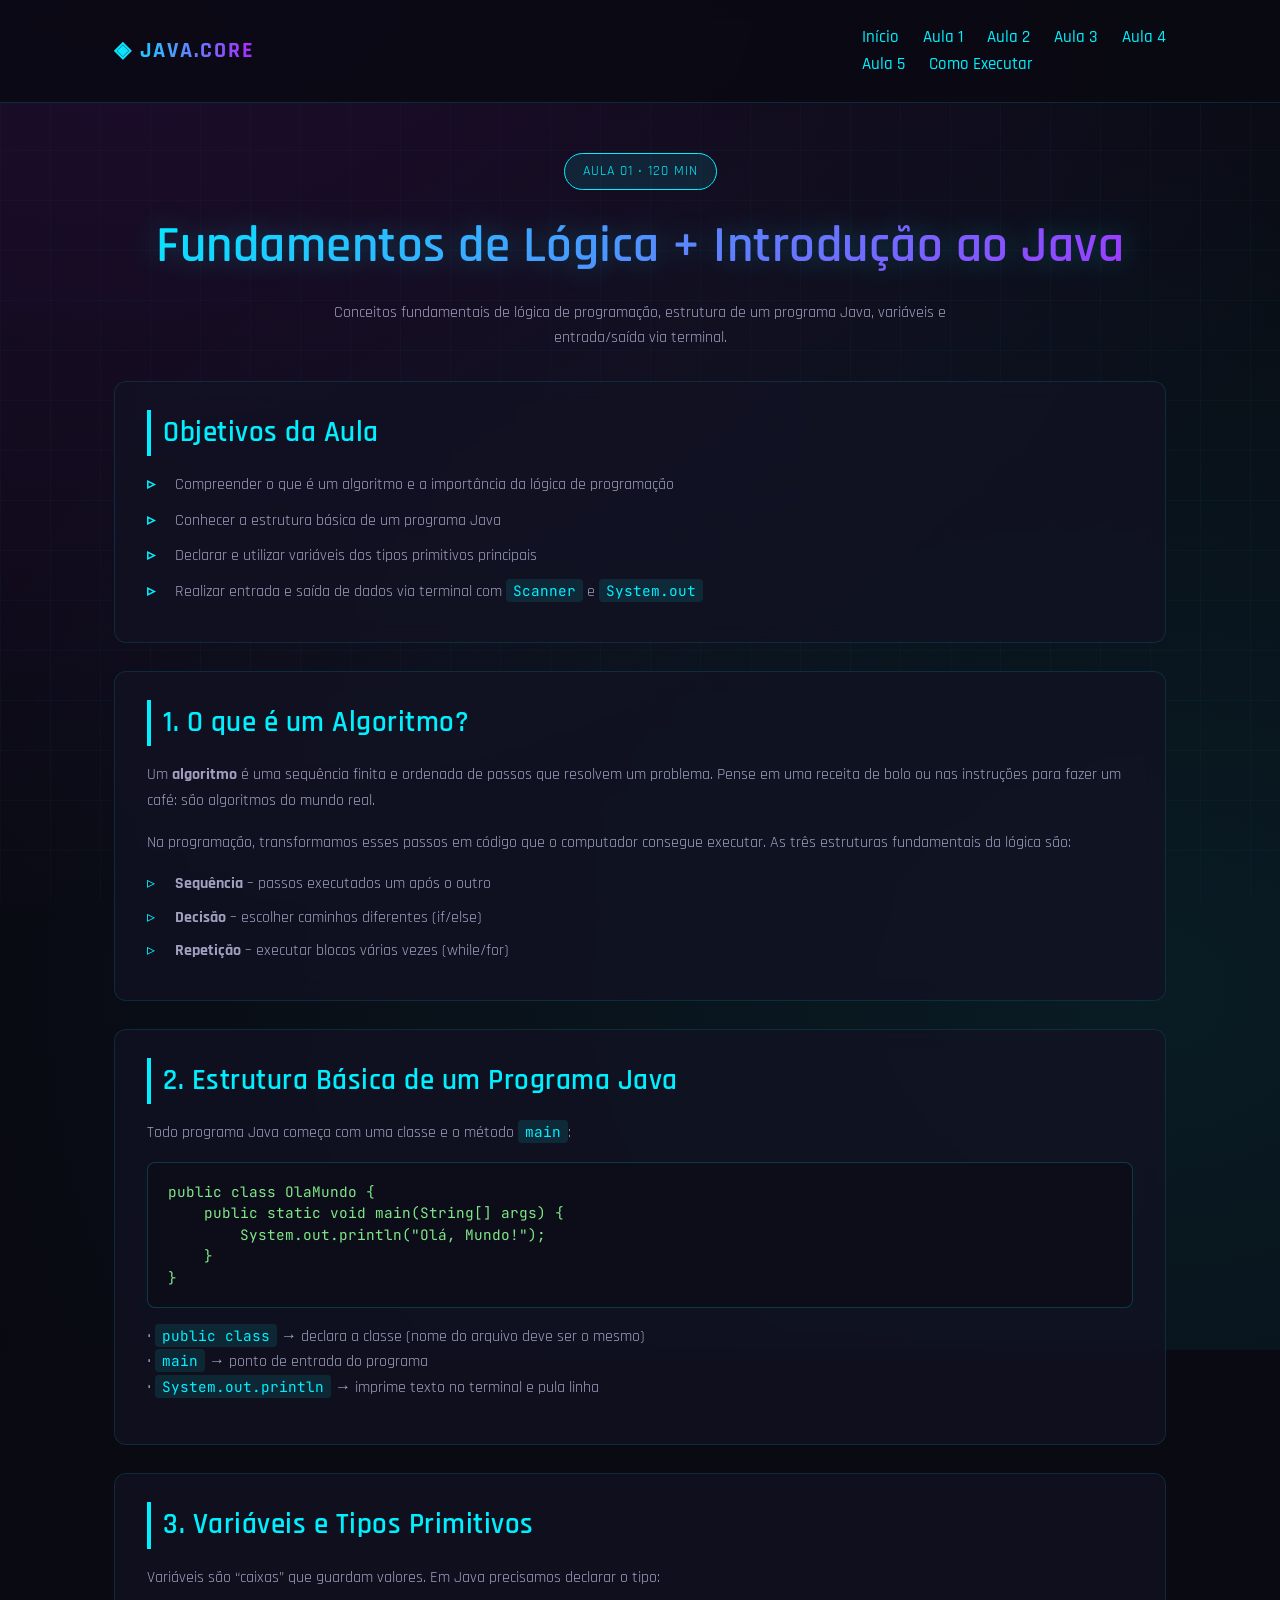
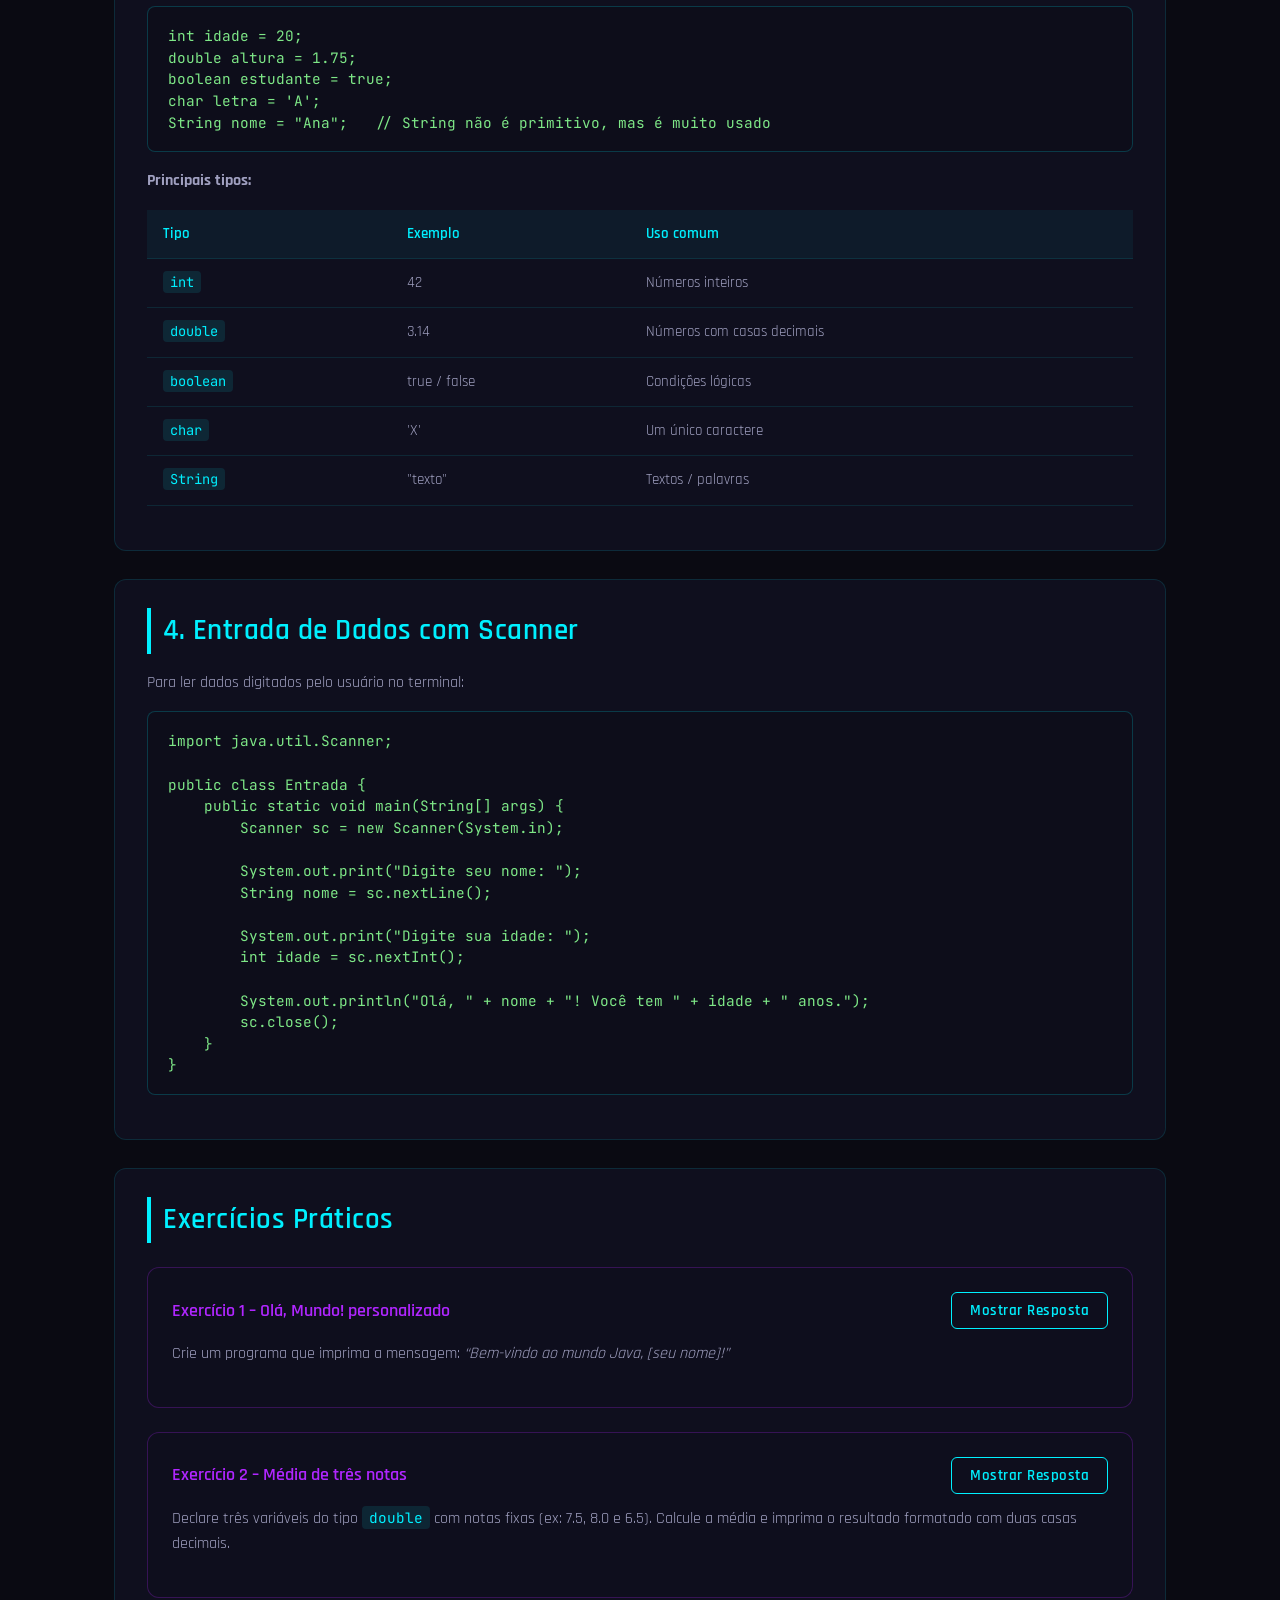
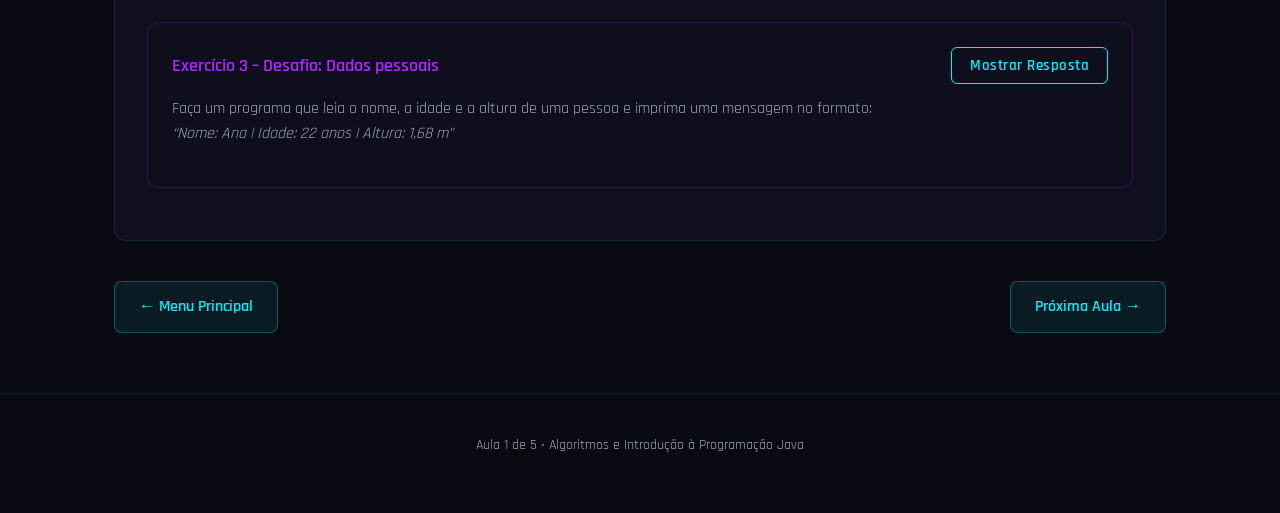
<file: aula1.html>
<!DOCTYPE html>
<html lang="pt-BR">
<head>
  <meta charset="UTF-8">
  <meta name="viewport" content="width=device-width, initial-scale=1.0">
  <title>Aula 1 – Fundamentos + Java Básico</title>
  <link rel="preconnect" href="https://fonts.googleapis.com">
  <link rel="preconnect" href="https://fonts.gstatic.com" crossorigin>
  <link href="https://fonts.googleapis.com/css2?family=JetBrains+Mono:wght@400;500&family=Rajdhani:wght@400;500;600;700&display=swap" rel="stylesheet">
  <link rel="stylesheet" href="assets/style.css">
</head>
<body>
  <header>
    <div class="container header-content">
      <div class="logo"><span>◈ JAVA.CORE</span></div>
      <nav>
        <a href="index.html">Início</a>
        <a href="aula1.html">Aula 1</a>
        <a href="aula2.html">Aula 2</a>
        <a href="aula3.html">Aula 3</a>
        <a href="aula4.html">Aula 4</a><br>
        <a href="aula5.html">Aula 5</a>
        <a href="como-executar.html">Como Executar</a>
      </nav>
    </div>
  </header>

  <main class="container">
    <div class="lesson-header">
      <span class="badge">AULA 01 • 120 MIN</span>
      <h1>Fundamentos de Lógica + Introdução ao Java</h1>
      <p style="color: var(--text-secondary); max-width: 700px; margin: 12px auto 0;">
        Conceitos fundamentais de lógica de programação, estrutura de um programa Java, 
        variáveis e entrada/saída via terminal.
      </p>
    </div>

    <!-- Objetivos -->
    <section class="section objectives">
      <h2>Objetivos da Aula</h2>
      <ul>
        <li>Compreender o que é um algoritmo e a importância da lógica de programação</li>
        <li>Conhecer a estrutura básica de um programa Java</li>
        <li>Declarar e utilizar variáveis dos tipos primitivos principais</li>
        <li>Realizar entrada e saída de dados via terminal com <span class="inline-code">Scanner</span> e <span class="inline-code">System.out</span></li>
      </ul>
    </section>

    <!-- Conteúdo Teórico -->
    <section class="section">
      <h2>1. O que é um Algoritmo?</h2>
      <p>
        Um <strong>algoritmo</strong> é uma sequência finita e ordenada de passos que resolvem um problema.
        Pense em uma receita de bolo ou nas instruções para fazer um café: são algoritmos do mundo real.
      </p>
      <p>
        Na programação, transformamos esses passos em código que o computador consegue executar.
        As três estruturas fundamentais da lógica são:
      </p>
      <ul style="list-style: none; padding-left: 0;">
        <li style="padding-left: 28px; position: relative; margin-bottom: 8px; color: var(--text-secondary);">
          <span style="position: absolute; left: 0; color: var(--neon-cyan);">▹</span>
          <strong>Sequência</strong> – passos executados um após o outro
        </li>
        <li style="padding-left: 28px; position: relative; margin-bottom: 8px; color: var(--text-secondary);">
          <span style="position: absolute; left: 0; color: var(--neon-cyan);">▹</span>
          <strong>Decisão</strong> – escolher caminhos diferentes (if/else)
        </li>
        <li style="padding-left: 28px; position: relative; margin-bottom: 8px; color: var(--text-secondary);">
          <span style="position: absolute; left: 0; color: var(--neon-cyan);">▹</span>
          <strong>Repetição</strong> – executar blocos várias vezes (while/for)
        </li>
      </ul>
    </section>

    <section class="section">
      <h2>2. Estrutura Básica de um Programa Java</h2>
      <p>Todo programa Java começa com uma classe e o método <span class="inline-code">main</span>:</p>
<pre><code>public class OlaMundo {
    public static void main(String[] args) {
        System.out.println("Olá, Mundo!");
    }
}</code></pre>
      <p>
        • <span class="inline-code">public class</span> → declara a classe (nome do arquivo deve ser o mesmo)<br>
        • <span class="inline-code">main</span> → ponto de entrada do programa<br>
        • <span class="inline-code">System.out.println</span> → imprime texto no terminal e pula linha
      </p>
    </section>

    <section class="section">
      <h2>3. Variáveis e Tipos Primitivos</h2>
      <p>Variáveis são “caixas” que guardam valores. Em Java precisamos declarar o tipo:</p>
<pre><code>int idade = 20;
double altura = 1.75;
boolean estudante = true;
char letra = 'A';
String nome = "Ana";   // String não é primitivo, mas é muito usado</code></pre>
      <p><strong>Principais tipos:</strong></p>
      <table>
        <thead>
          <tr><th>Tipo</th><th>Exemplo</th><th>Uso comum</th></tr>
        </thead>
        <tbody>
          <tr><td><span class="inline-code">int</span></td><td>42</td><td>Números inteiros</td></tr>
          <tr><td><span class="inline-code">double</span></td><td>3.14</td><td>Números com casas decimais</td></tr>
          <tr><td><span class="inline-code">boolean</span></td><td>true / false</td><td>Condições lógicas</td></tr>
          <tr><td><span class="inline-code">char</span></td><td>'X'</td><td>Um único caractere</td></tr>
          <tr><td><span class="inline-code">String</span></td><td>"texto"</td><td>Textos / palavras</td></tr>
        </tbody>
      </table>
    </section>

    <section class="section">
      <h2>4. Entrada de Dados com Scanner</h2>
      <p>Para ler dados digitados pelo usuário no terminal:</p>
<pre><code>import java.util.Scanner;

public class Entrada {
    public static void main(String[] args) {
        Scanner sc = new Scanner(System.in);

        System.out.print("Digite seu nome: ");
        String nome = sc.nextLine();

        System.out.print("Digite sua idade: ");
        int idade = sc.nextInt();

        System.out.println("Olá, " + nome + "! Você tem " + idade + " anos.");
        sc.close();
    }
}</code></pre>
    </section>

    <!-- Exercícios -->
    <section class="section">
      <h2>Exercícios Práticos</h2>

      <!-- Exercício 1 -->
      <div class="exercise">
        <div class="exercise-header">
          <span class="exercise-title">Exercício 1 – Olá, Mundo! personalizado</span>
          <button class="toggle-btn">Mostrar Resposta</button>
        </div>
        <p>Crie um programa que imprima a mensagem: <em>“Bem-vindo ao mundo Java, [seu nome]!”</em></p>
        <div class="answer">
          <span class="answer-label">Solução sugerida</span>
<pre><code>public class OlaPersonalizado {
    public static void main(String[] args) {
        System.out.println("Bem-vindo ao mundo Java, Maria!");
    }
}</code></pre>
        </div>
      </div>

      <!-- Exercício 2 -->
      <div class="exercise">
        <div class="exercise-header">
          <span class="exercise-title">Exercício 2 – Média de três notas</span>
          <button class="toggle-btn">Mostrar Resposta</button>
        </div>
        <p>
          Declare três variáveis do tipo <span class="inline-code">double</span> com notas fixas (ex: 7.5, 8.0 e 6.5).  
          Calcule a média e imprima o resultado formatado com duas casas decimais.
        </p>
        <div class="answer">
          <span class="answer-label">Solução sugerida</span>
<pre><code>public class MediaNotas {
    public static void main(String[] args) {
        double nota1 = 7.5;
        double nota2 = 8.0;
        double nota3 = 6.5;

        double media = (nota1 + nota2 + nota3) / 3;

        System.out.printf("Média final: %.2f%n", media);
    }
}</code></pre>
        </div>
      </div>

      <!-- Exercício 3 -->
      <div class="exercise">
        <div class="exercise-header">
          <span class="exercise-title">Exercício 3 – Desafio: Dados pessoais</span>
          <button class="toggle-btn">Mostrar Resposta</button>
        </div>
        <p>
          Faça um programa que leia o nome, a idade e a altura de uma pessoa e imprima 
          uma mensagem no formato:<br>
          <em>“Nome: Ana | Idade: 22 anos | Altura: 1,68 m”</em>
        </p>
        <div class="answer">
          <span class="answer-label">Solução sugerida</span>
<pre><code>import java.util.Scanner;

public class DadosPessoais {
    public static void main(String[] args) {
        Scanner sc = new Scanner(System.in);

        System.out.print("Nome: ");
        String nome = sc.nextLine();

        System.out.print("Idade: ");
        int idade = sc.nextInt();

        System.out.print("Altura (ex: 1.68): ");
        double altura = sc.nextDouble();

        System.out.printf("Nome: %s | Idade: %d anos | Altura: %.2f m%n", 
                          nome, idade, altura);
        sc.close();
    }
}</code></pre>
        </div>
      </div>
    </section>

    <div class="lesson-nav">
      <a href="index.html" class="nav-btn">← Menu Principal</a>
      <a href="aula2.html" class="nav-btn">Próxima Aula →</a>
    </div>
  </main>

  <footer>
    <div class="container">
      <p>Aula 1 de 5 • Algoritmos e Introdução à Programação Java</p>
    </div>
  </footer>

  <script src="assets/main.js"></script>
</body>
</html>
</file>
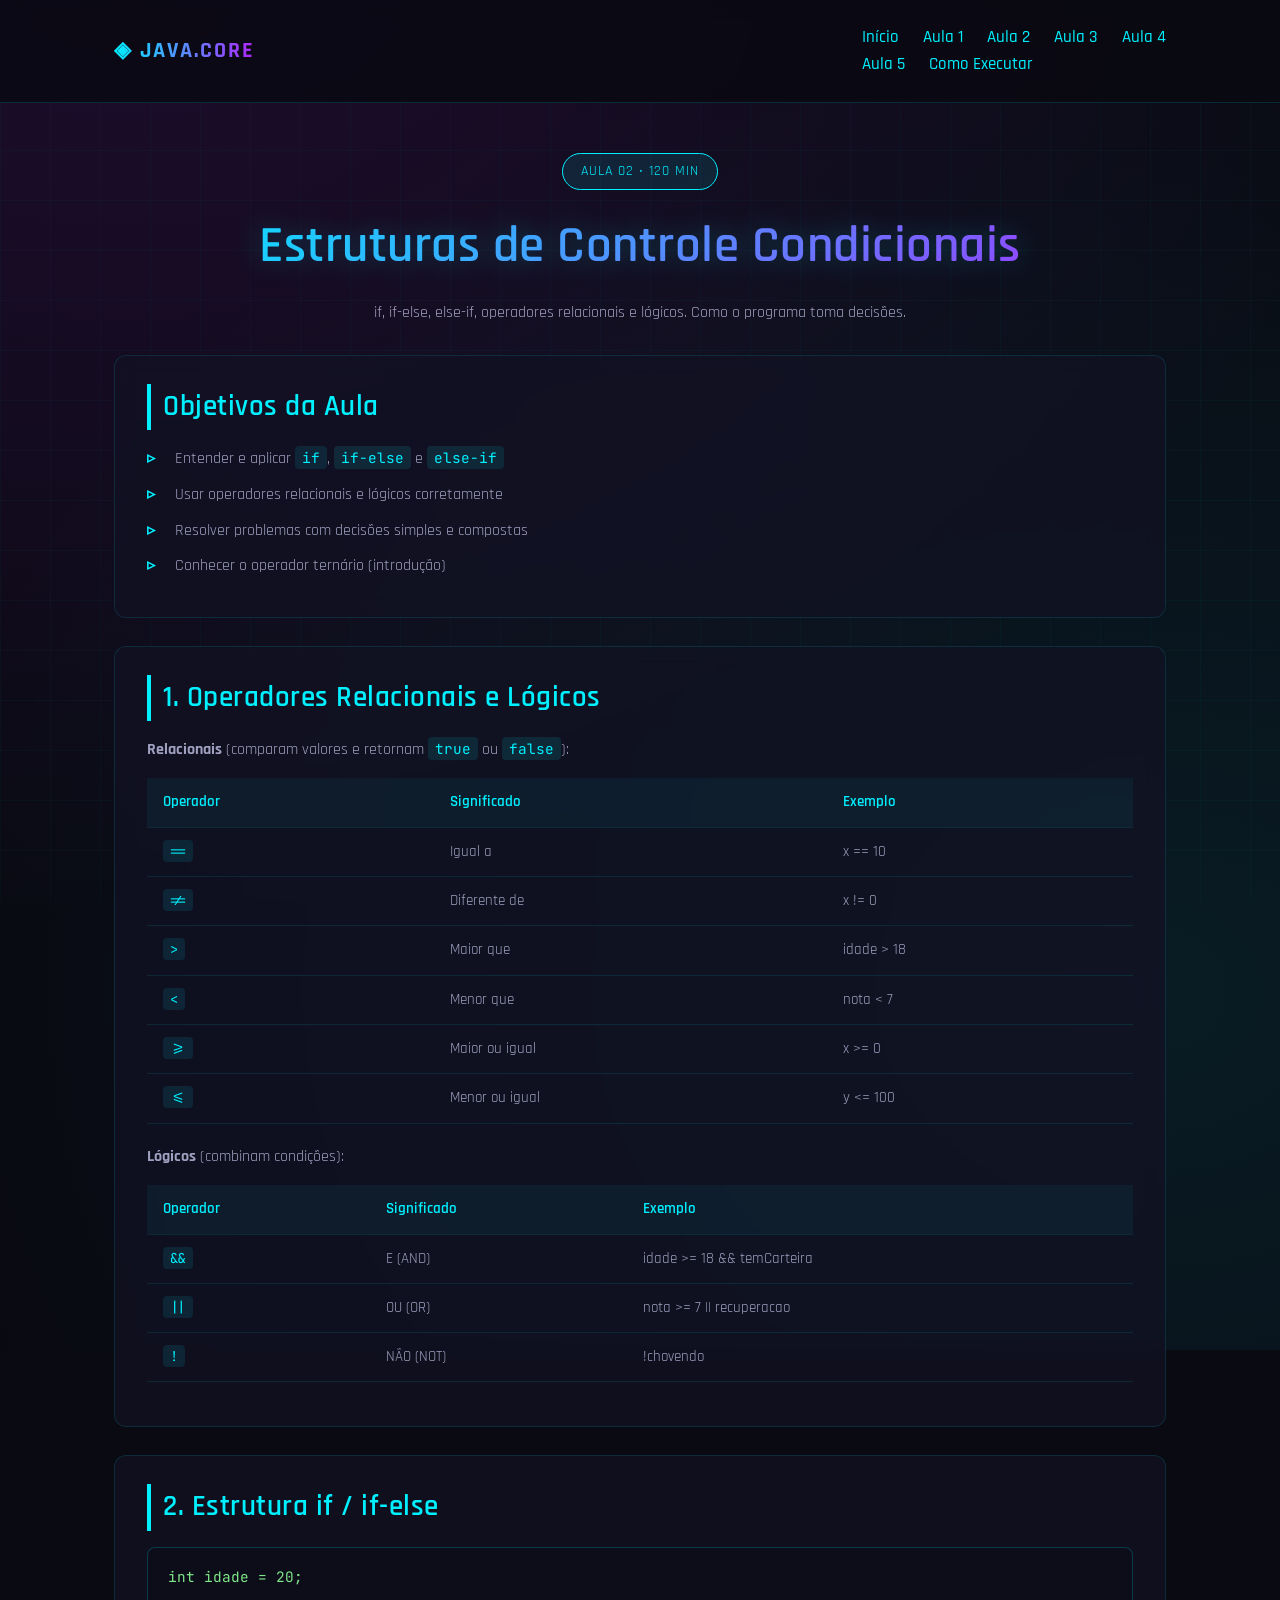
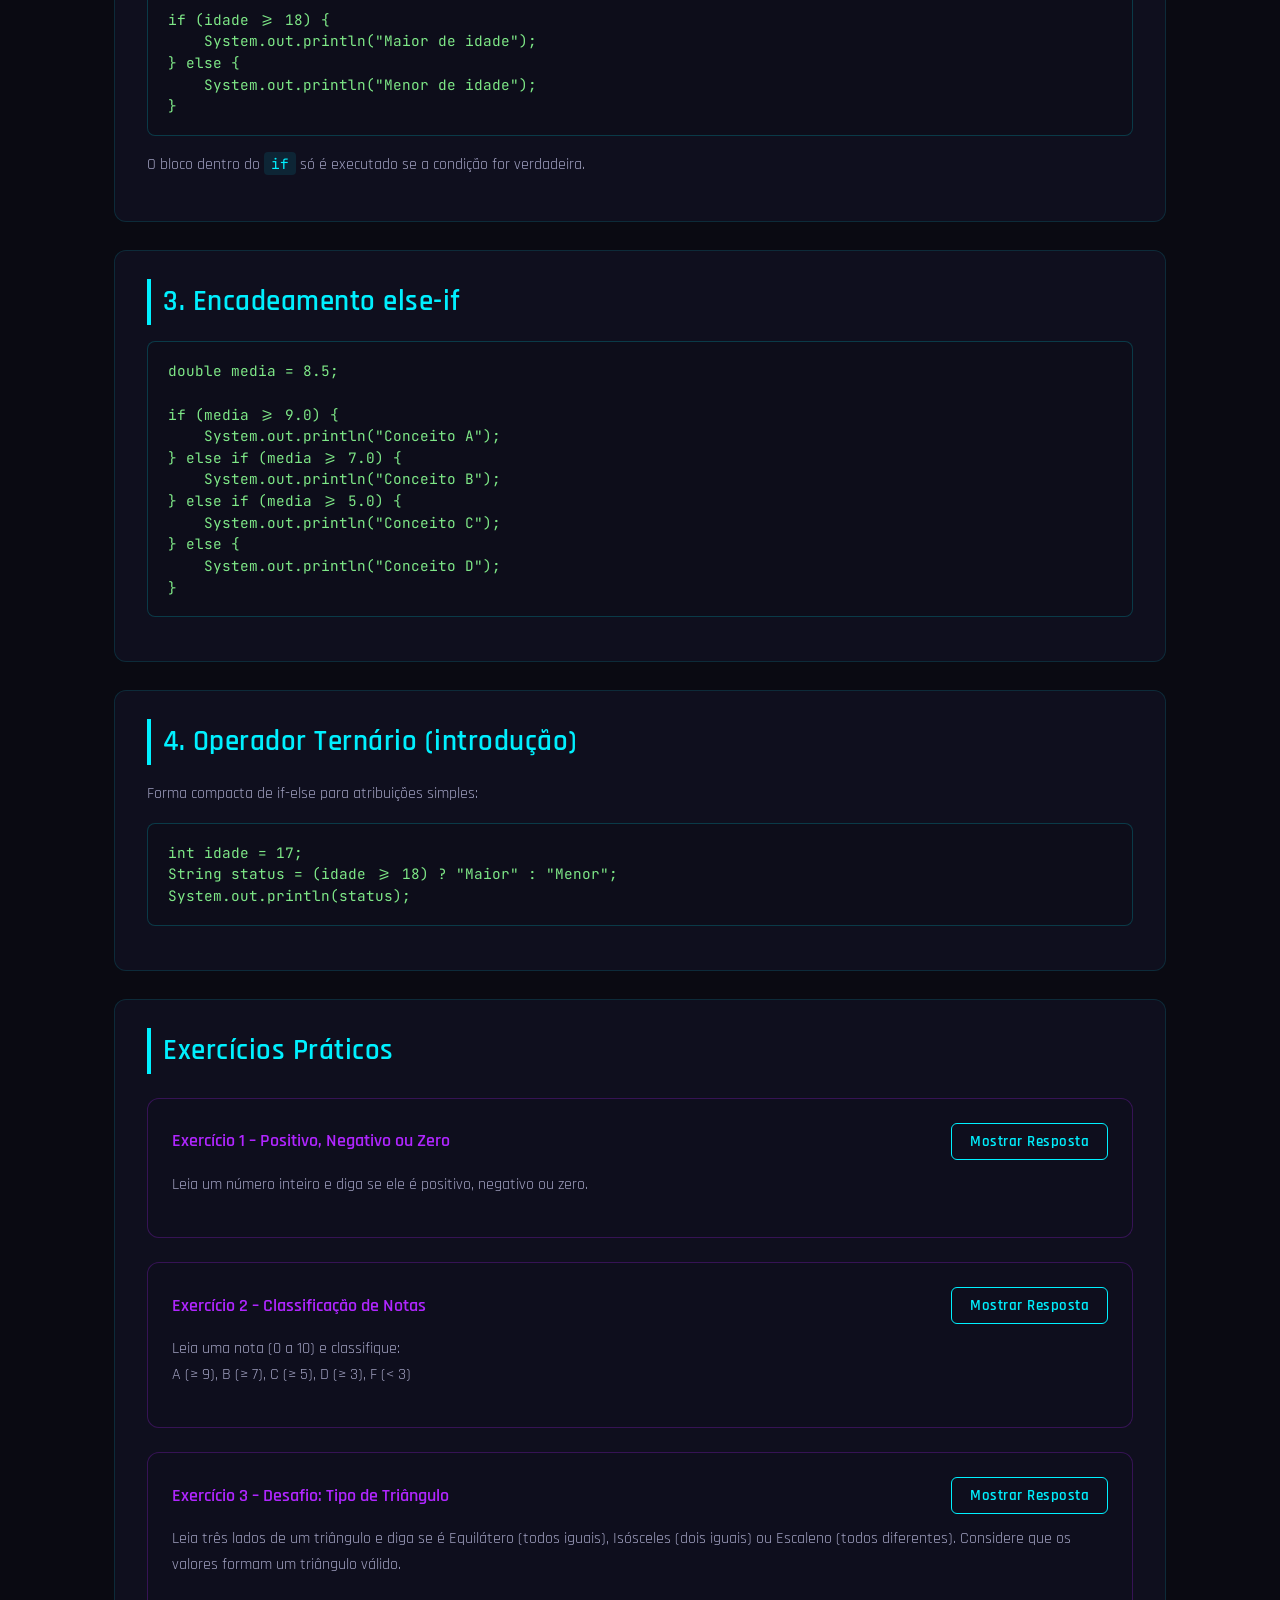
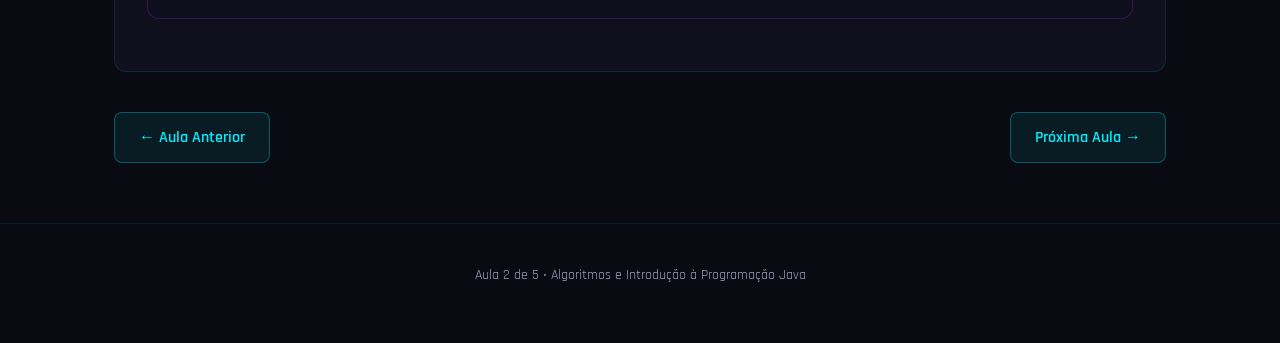
<file: aula2.html>
<!DOCTYPE html>
<html lang="pt-BR">
<head>
  <meta charset="UTF-8">
  <meta name="viewport" content="width=device-width, initial-scale=1.0">
  <title>Aula 2 – Estruturas Condicionais</title>
  <link rel="preconnect" href="https://fonts.googleapis.com">
  <link rel="preconnect" href="https://fonts.gstatic.com" crossorigin>
  <link href="https://fonts.googleapis.com/css2?family=JetBrains+Mono:wght@400;500&family=Rajdhani:wght@400;500;600;700&display=swap" rel="stylesheet">
  <link rel="stylesheet" href="assets/style.css">
</head>
<body>
  <header>
    <div class="container header-content">
      <div class="logo"><span>◈ JAVA.CORE</span></div>
      <nav>
        <a href="index.html">Início</a>
        <a href="aula1.html">Aula 1</a>
        <a href="aula2.html">Aula 2</a>
        <a href="aula3.html">Aula 3</a>
        <a href="aula4.html">Aula 4</a><br>
        <a href="aula5.html">Aula 5</a>
        <a href="como-executar.html">Como Executar</a>
      </nav>
    </div>
  </header>

  <main class="container">
    <div class="lesson-header">
      <span class="badge">AULA 02 • 120 MIN</span>
      <h1>Estruturas de Controle Condicionais</h1>
      <p style="color: var(--text-secondary); max-width: 700px; margin: 12px auto 0;">
        if, if-else, else-if, operadores relacionais e lógicos.  
        Como o programa toma decisões.
      </p>
    </div>

    <section class="section objectives">
      <h2>Objetivos da Aula</h2>
      <ul>
        <li>Entender e aplicar <span class="inline-code">if</span>, <span class="inline-code">if-else</span> e <span class="inline-code">else-if</span></li>
        <li>Usar operadores relacionais e lógicos corretamente</li>
        <li>Resolver problemas com decisões simples e compostas</li>
        <li>Conhecer o operador ternário (introdução)</li>
      </ul>
    </section>

    <section class="section">
      <h2>1. Operadores Relacionais e Lógicos</h2>
      <p><strong>Relacionais</strong> (comparam valores e retornam <span class="inline-code">true</span> ou <span class="inline-code">false</span>):</p>
      <table>
        <thead>
          <tr><th>Operador</th><th>Significado</th><th>Exemplo</th></tr>
        </thead>
        <tbody>
          <tr><td><span class="inline-code">==</span></td><td>Igual a</td><td>x == 10</td></tr>
          <tr><td><span class="inline-code">!=</span></td><td>Diferente de</td><td>x != 0</td></tr>
          <tr><td><span class="inline-code">&gt;</span></td><td>Maior que</td><td>idade &gt; 18</td></tr>
          <tr><td><span class="inline-code">&lt;</span></td><td>Menor que</td><td>nota &lt; 7</td></tr>
          <tr><td><span class="inline-code">&gt;=</span></td><td>Maior ou igual</td><td>x &gt;= 0</td></tr>
          <tr><td><span class="inline-code">&lt;=</span></td><td>Menor ou igual</td><td>y &lt;= 100</td></tr>
        </tbody>
      </table>
      <p style="margin-top: 20px;"><strong>Lógicos</strong> (combinam condições):</p>
      <table>
        <thead>
          <tr><th>Operador</th><th>Significado</th><th>Exemplo</th></tr>
        </thead>
        <tbody>
          <tr><td><span class="inline-code">&&</span></td><td>E (AND)</td><td>idade &gt;= 18 && temCarteira</td></tr>
          <tr><td><span class="inline-code">||</span></td><td>OU (OR)</td><td>nota &gt;= 7 || recuperacao</td></tr>
          <tr><td><span class="inline-code">!</span></td><td>NÃO (NOT)</td><td>!chovendo</td></tr>
        </tbody>
      </table>
    </section>

    <section class="section">
      <h2>2. Estrutura if / if-else</h2>
<pre><code>int idade = 20;

if (idade >= 18) {
    System.out.println("Maior de idade");
} else {
    System.out.println("Menor de idade");
}</code></pre>
      <p>O bloco dentro do <span class="inline-code">if</span> só é executado se a condição for verdadeira.</p>
    </section>

    <section class="section">
      <h2>3. Encadeamento else-if</h2>
<pre><code>double media = 8.5;

if (media >= 9.0) {
    System.out.println("Conceito A");
} else if (media >= 7.0) {
    System.out.println("Conceito B");
} else if (media >= 5.0) {
    System.out.println("Conceito C");
} else {
    System.out.println("Conceito D");
}</code></pre>
    </section>

    <section class="section">
      <h2>4. Operador Ternário (introdução)</h2>
      <p>Forma compacta de if-else para atribuições simples:</p>
<pre><code>int idade = 17;
String status = (idade >= 18) ? "Maior" : "Menor";
System.out.println(status);</code></pre>
    </section>

    <!-- Exercícios -->
    <section class="section">
      <h2>Exercícios Práticos</h2>

      <div class="exercise">
        <div class="exercise-header">
          <span class="exercise-title">Exercício 1 – Positivo, Negativo ou Zero</span>
          <button class="toggle-btn">Mostrar Resposta</button>
        </div>
        <p>Leia um número inteiro e diga se ele é positivo, negativo ou zero.</p>
        <div class="answer">
          <span class="answer-label">Solução sugerida</span>
<pre><code>import java.util.Scanner;

public class PositivoNegativo {
    public static void main(String[] args) {
        Scanner sc = new Scanner(System.in);
        System.out.print("Digite um número: ");
        int n = sc.nextInt();

        if (n > 0) {
            System.out.println("Positivo");
        } else if (n < 0) {
            System.out.println("Negativo");
        } else {
            System.out.println("Zero");
        }
        sc.close();
    }
}</code></pre>
        </div>
      </div>

      <div class="exercise">
        <div class="exercise-header">
          <span class="exercise-title">Exercício 2 – Classificação de Notas</span>
          <button class="toggle-btn">Mostrar Resposta</button>
        </div>
        <p>
          Leia uma nota (0 a 10) e classifique:<br>
          A (≥ 9), B (≥ 7), C (≥ 5), D (≥ 3), F (&lt; 3)
        </p>
        <div class="answer">
          <span class="answer-label">Solução sugerida</span>
<pre><code>import java.util.Scanner;

public class ClassificacaoNota {
    public static void main(String[] args) {
        Scanner sc = new Scanner(System.in);
        System.out.print("Nota (0-10): ");
        double nota = sc.nextDouble();

        if (nota >= 9) {
            System.out.println("Conceito A");
        } else if (nota >= 7) {
            System.out.println("Conceito B");
        } else if (nota >= 5) {
            System.out.println("Conceito C");
        } else if (nota >= 3) {
            System.out.println("Conceito D");
        } else {
            System.out.println("Conceito F");
        }
        sc.close();
    }
}</code></pre>
        </div>
      </div>

      <div class="exercise">
        <div class="exercise-header">
          <span class="exercise-title">Exercício 3 – Desafio: Tipo de Triângulo</span>
          <button class="toggle-btn">Mostrar Resposta</button>
        </div>
        <p>
          Leia três lados de um triângulo e diga se é Equilátero (todos iguais), 
          Isósceles (dois iguais) ou Escaleno (todos diferentes).  
          Considere que os valores formam um triângulo válido.
        </p>
        <div class="answer">
          <span class="answer-label">Solução sugerida</span>
<pre><code>import java.util.Scanner;

public class TipoTriangulo {
    public static void main(String[] args) {
        Scanner sc = new Scanner(System.in);
        System.out.print("Lado A: ");
        double a = sc.nextDouble();
        System.out.print("Lado B: ");
        double b = sc.nextDouble();
        System.out.print("Lado C: ");
        double c = sc.nextDouble();

        if (a == b && b == c) {
            System.out.println("Equilátero");
        } else if (a == b || b == c || a == c) {
            System.out.println("Isósceles");
        } else {
            System.out.println("Escaleno");
        }
        sc.close();
    }
}</code></pre>
        </div>
      </div>
    </section>

    <div class="lesson-nav">
      <a href="aula1.html" class="nav-btn">← Aula Anterior</a>
      <a href="aula3.html" class="nav-btn">Próxima Aula →</a>
    </div>
  </main>

  <footer>
    <div class="container">
      <p>Aula 2 de 5 • Algoritmos e Introdução à Programação Java</p>
    </div>
  </footer>

  <script src="assets/main.js"></script>
</body>
</html>
</file>
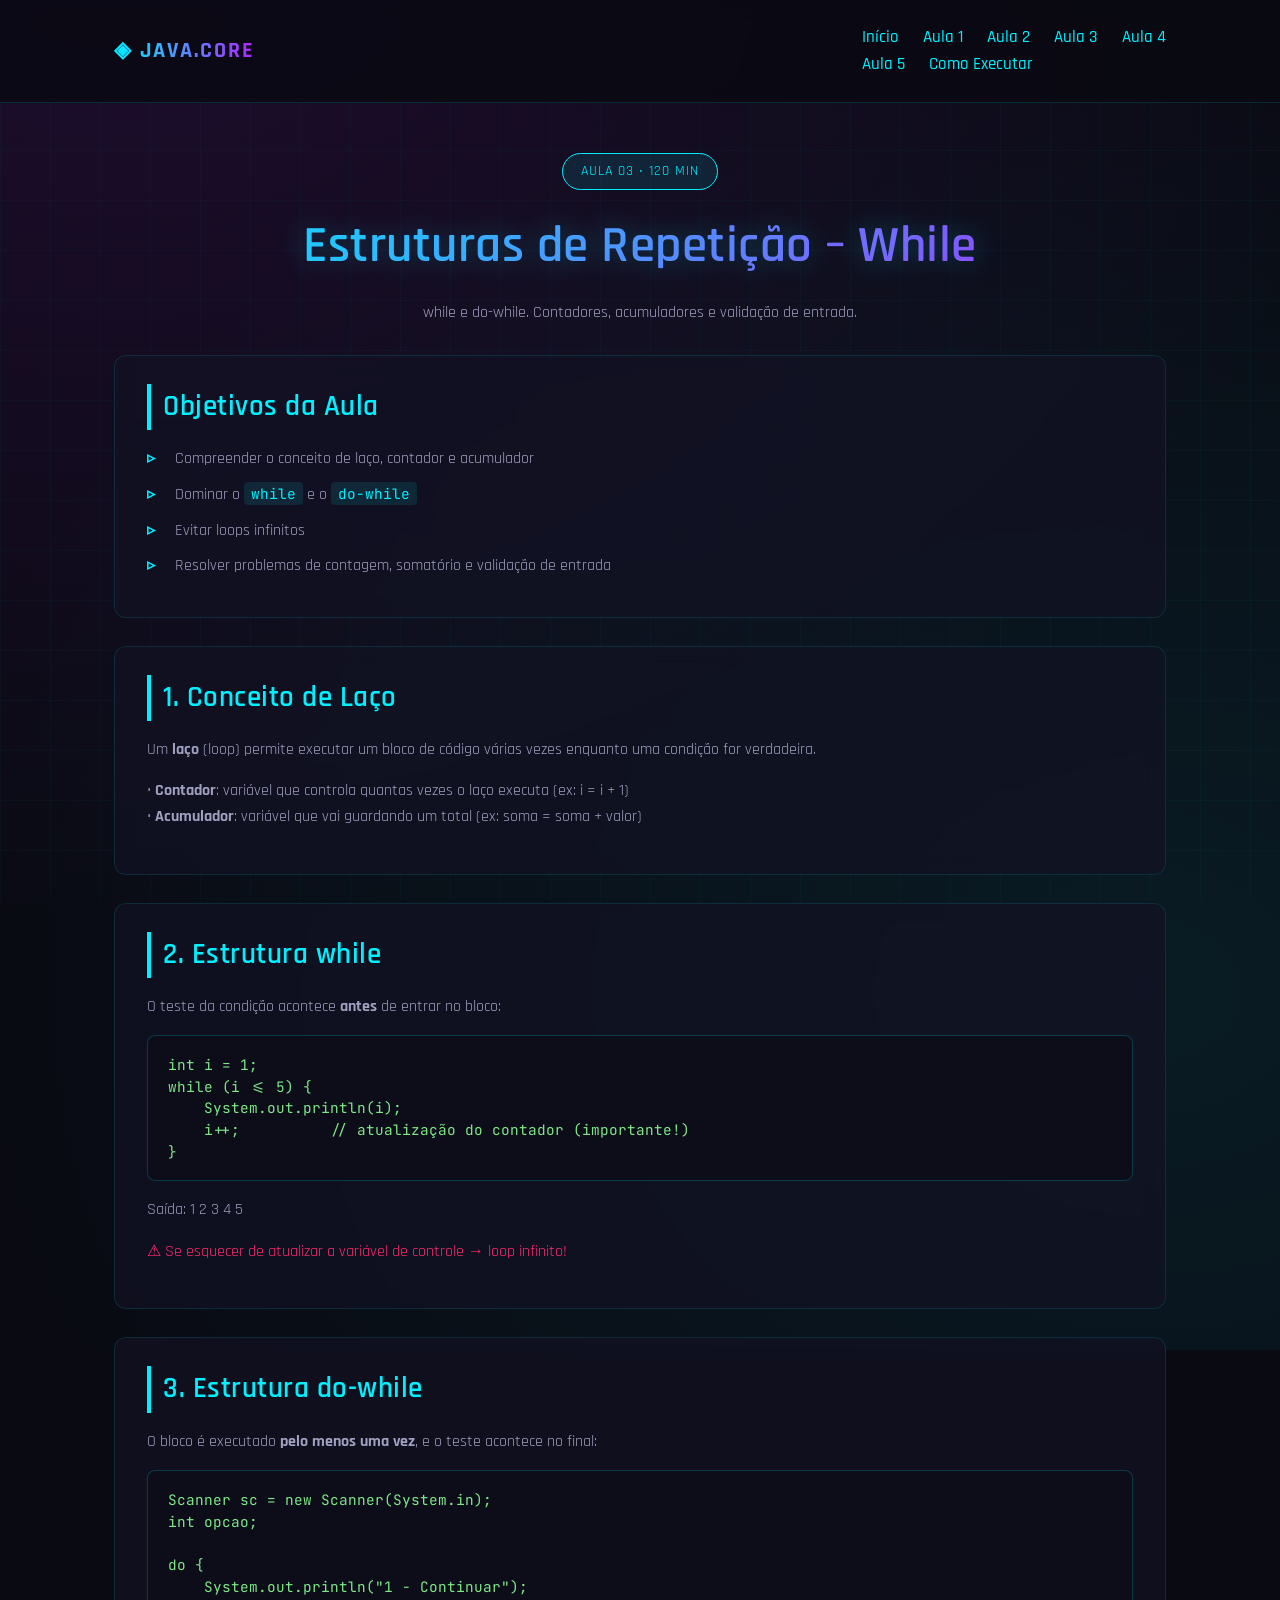
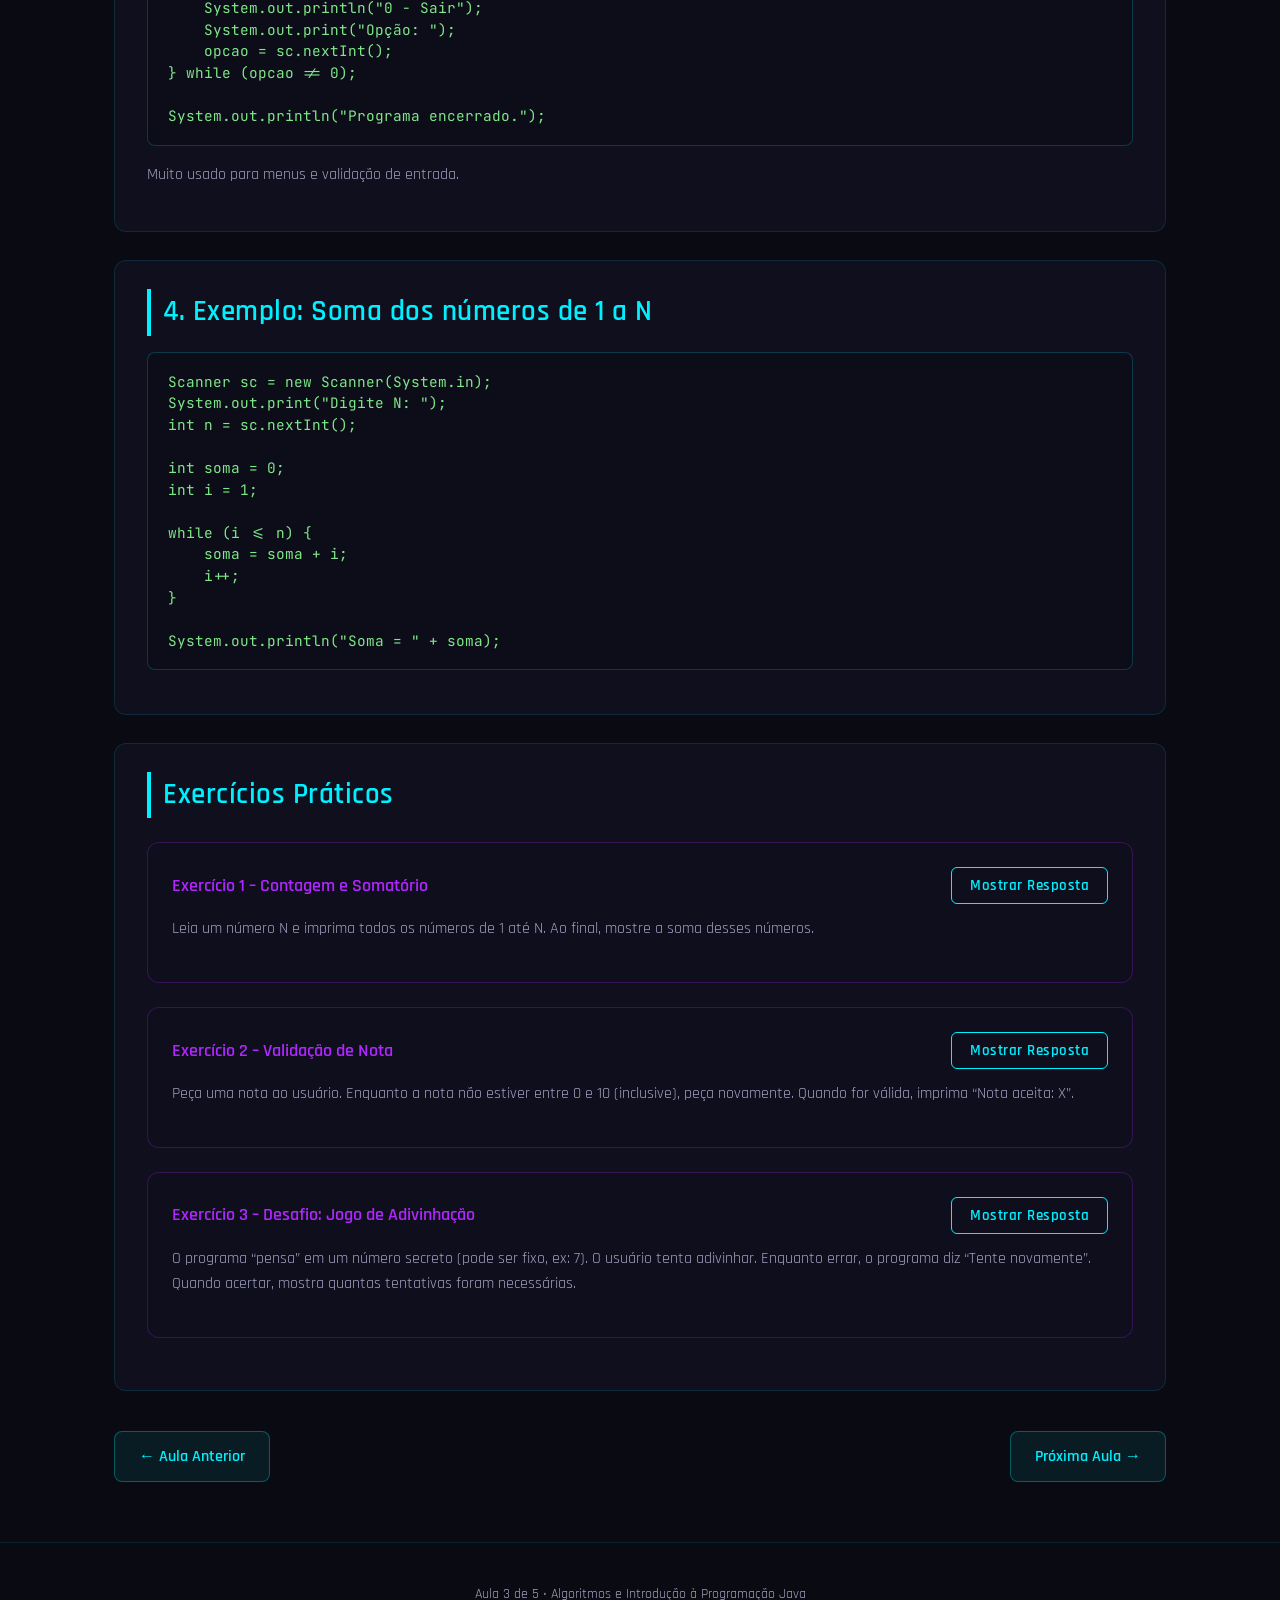
<file: aula3.html>
<!DOCTYPE html>
<html lang="pt-BR">
<head>
  <meta charset="UTF-8">
  <meta name="viewport" content="width=device-width, initial-scale=1.0">
  <title>Aula 3 – Repetição com While</title>
  <link rel="preconnect" href="https://fonts.googleapis.com">
  <link rel="preconnect" href="https://fonts.gstatic.com" crossorigin>
  <link href="https://fonts.googleapis.com/css2?family=JetBrains+Mono:wght@400;500&family=Rajdhani:wght@400;500;600;700&display=swap" rel="stylesheet">
  <link rel="stylesheet" href="assets/style.css">
</head>
<body>
  <header>
    <div class="container header-content">
      <div class="logo"><span>◈ JAVA.CORE</span></div>
      <nav>
        <a href="index.html">Início</a>
        <a href="aula1.html">Aula 1</a>
        <a href="aula2.html">Aula 2</a>
        <a href="aula3.html">Aula 3</a>
        <a href="aula4.html">Aula 4</a><br>
        <a href="aula5.html">Aula 5</a>
        <a href="como-executar.html">Como Executar</a>
      </nav>
    </div>
  </header>

  <main class="container">
    <div class="lesson-header">
      <span class="badge">AULA 03 • 120 MIN</span>
      <h1>Estruturas de Repetição – While</h1>
      <p style="color: var(--text-secondary); max-width: 700px; margin: 12px auto 0;">
        while e do-while. Contadores, acumuladores e validação de entrada.
      </p>
    </div>

    <section class="section objectives">
      <h2>Objetivos da Aula</h2>
      <ul>
        <li>Compreender o conceito de laço, contador e acumulador</li>
        <li>Dominar o <span class="inline-code">while</span> e o <span class="inline-code">do-while</span></li>
        <li>Evitar loops infinitos</li>
        <li>Resolver problemas de contagem, somatório e validação de entrada</li>
      </ul>
    </section>

    <section class="section">
      <h2>1. Conceito de Laço</h2>
      <p>
        Um <strong>laço</strong> (loop) permite executar um bloco de código várias vezes enquanto uma condição for verdadeira.
      </p>
      <p>
        • <strong>Contador</strong>: variável que controla quantas vezes o laço executa (ex: i = i + 1)<br>
        • <strong>Acumulador</strong>: variável que vai guardando um total (ex: soma = soma + valor)
      </p>
    </section>

    <section class="section">
      <h2>2. Estrutura while</h2>
      <p>O teste da condição acontece <strong>antes</strong> de entrar no bloco:</p>
<pre><code>int i = 1;
while (i <= 5) {
    System.out.println(i);
    i++;          // atualização do contador (importante!)
}</code></pre>
      <p>Saída: 1 2 3 4 5</p>
      <p style="margin-top: 12px; color: var(--neon-pink);">
        ⚠ Se esquecer de atualizar a variável de controle → loop infinito!
      </p>
    </section>

    <section class="section">
      <h2>3. Estrutura do-while</h2>
      <p>O bloco é executado <strong>pelo menos uma vez</strong>, e o teste acontece no final:</p>
<pre><code>Scanner sc = new Scanner(System.in);
int opcao;

do {
    System.out.println("1 - Continuar");
    System.out.println("0 - Sair");
    System.out.print("Opção: ");
    opcao = sc.nextInt();
} while (opcao != 0);

System.out.println("Programa encerrado.");</code></pre>
      <p>Muito usado para menus e validação de entrada.</p>
    </section>

    <section class="section">
      <h2>4. Exemplo: Soma dos números de 1 a N</h2>
<pre><code>Scanner sc = new Scanner(System.in);
System.out.print("Digite N: ");
int n = sc.nextInt();

int soma = 0;
int i = 1;

while (i <= n) {
    soma = soma + i;
    i++;
}

System.out.println("Soma = " + soma);</code></pre>
    </section>

    <!-- Exercícios -->
    <section class="section">
      <h2>Exercícios Práticos</h2>

      <div class="exercise">
        <div class="exercise-header">
          <span class="exercise-title">Exercício 1 – Contagem e Somatório</span>
          <button class="toggle-btn">Mostrar Resposta</button>
        </div>
        <p>
          Leia um número N e imprima todos os números de 1 até N.  
          Ao final, mostre a soma desses números.
        </p>
        <div class="answer">
          <span class="answer-label">Solução sugerida</span>
<pre><code>import java.util.Scanner;

public class ContagemSoma {
    public static void main(String[] args) {
        Scanner sc = new Scanner(System.in);
        System.out.print("Digite N: ");
        int n = sc.nextInt();

        int soma = 0;
        int i = 1;

        while (i <= n) {
            System.out.print(i + " ");
            soma += i;
            i++;
        }
        System.out.println("\nSoma = " + soma);
        sc.close();
    }
}</code></pre>
        </div>
      </div>

      <div class="exercise">
        <div class="exercise-header">
          <span class="exercise-title">Exercício 2 – Validação de Nota</span>
          <button class="toggle-btn">Mostrar Resposta</button>
        </div>
        <p>
          Peça uma nota ao usuário. Enquanto a nota não estiver entre 0 e 10 (inclusive), 
          peça novamente. Quando for válida, imprima “Nota aceita: X”.
        </p>
        <div class="answer">
          <span class="answer-label">Solução sugerida</span>
<pre><code>import java.util.Scanner;

public class ValidaNota {
    public static void main(String[] args) {
        Scanner sc = new Scanner(System.in);
        double nota;

        do {
            System.out.print("Digite uma nota (0 a 10): ");
            nota = sc.nextDouble();
            if (nota < 0 || nota > 10) {
                System.out.println("Nota inválida! Tente novamente.");
            }
        } while (nota < 0 || nota > 10);

        System.out.println("Nota aceita: " + nota);
        sc.close();
    }
}</code></pre>
        </div>
      </div>

      <div class="exercise">
        <div class="exercise-header">
          <span class="exercise-title">Exercício 3 – Desafio: Jogo de Adivinhação</span>
          <button class="toggle-btn">Mostrar Resposta</button>
        </div>
        <p>
          O programa “pensa” em um número secreto (pode ser fixo, ex: 7).  
          O usuário tenta adivinhar. Enquanto errar, o programa diz “Tente novamente”.  
          Quando acertar, mostra quantas tentativas foram necessárias.
        </p>
        <div class="answer">
          <span class="answer-label">Solução sugerida</span>
<pre><code>import java.util.Scanner;

public class Adivinhacao {
    public static void main(String[] args) {
        Scanner sc = new Scanner(System.in);
        int secreto = 7;
        int tentativas = 0;
        int palpite;

        do {
            System.out.print("Adivinhe o número (1-10): ");
            palpite = sc.nextInt();
            tentativas++;

            if (palpite != secreto) {
                System.out.println("Tente novamente!");
            }
        } while (palpite != secreto);

        System.out.println("Parabéns! Você acertou em " + tentativas + " tentativa(s).");
        sc.close();
    }
}</code></pre>
        </div>
      </div>
    </section>

    <div class="lesson-nav">
      <a href="aula2.html" class="nav-btn">← Aula Anterior</a>
      <a href="aula4.html" class="nav-btn">Próxima Aula →</a>
    </div>
  </main>

  <footer>
    <div class="container">
      <p>Aula 3 de 5 • Algoritmos e Introdução à Programação Java</p>
    </div>
  </footer>

  <script src="assets/main.js"></script>
</body>
</html>
</file>
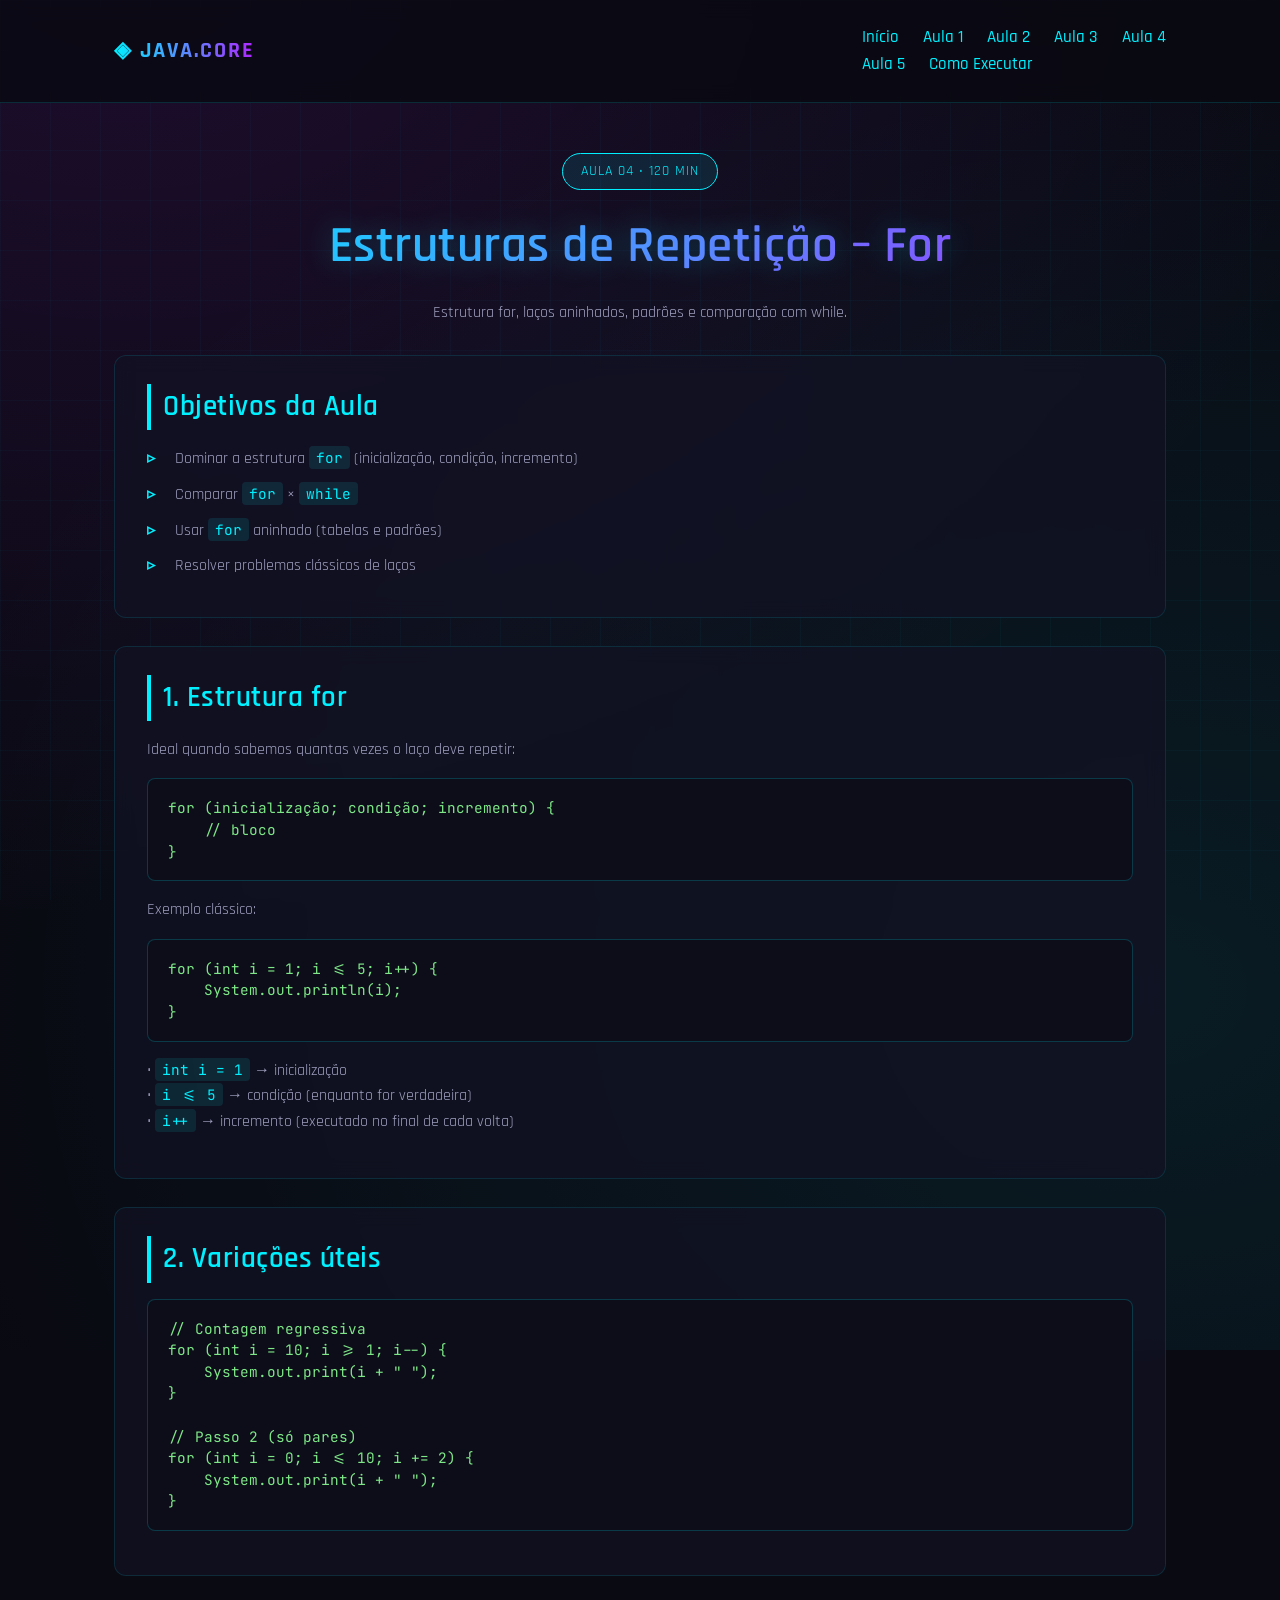
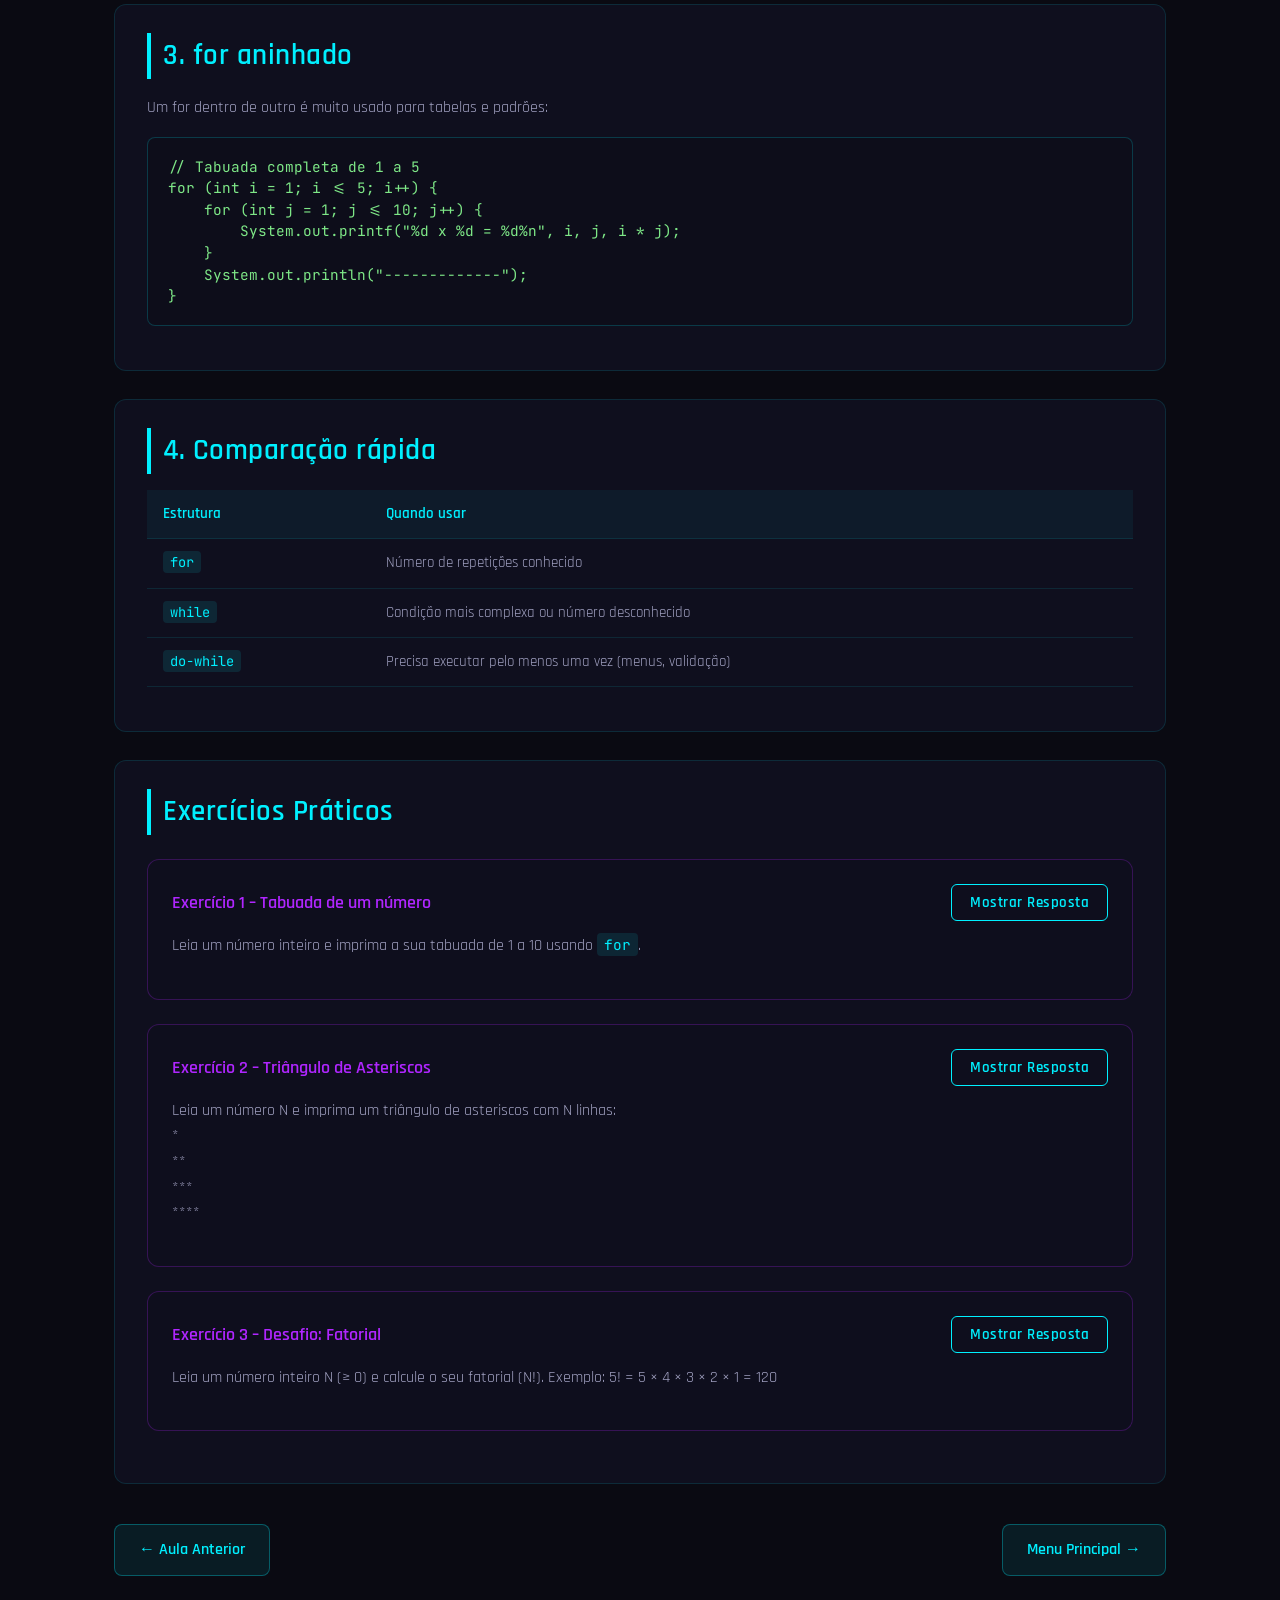
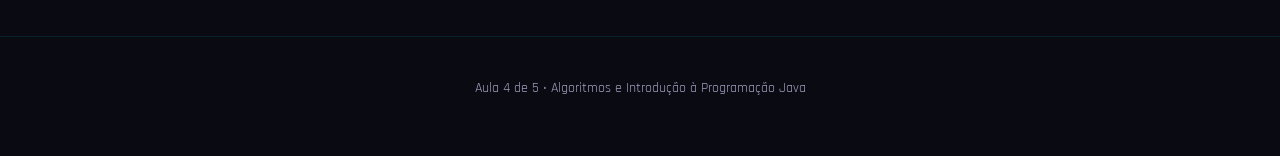
<file: aula4.html>
<!DOCTYPE html>
<html lang="pt-BR">
<head>
  <meta charset="UTF-8">
  <meta name="viewport" content="width=device-width, initial-scale=1.0">
  <title>Aula 4 – Repetição com For</title>
  <link rel="preconnect" href="https://fonts.googleapis.com">
  <link rel="preconnect" href="https://fonts.gstatic.com" crossorigin>
  <link href="https://fonts.googleapis.com/css2?family=JetBrains+Mono:wght@400;500&family=Rajdhani:wght@400;500;600;700&display=swap" rel="stylesheet">
  <link rel="stylesheet" href="assets/style.css">
</head>
<body>
  <header>
    <div class="container header-content">
      <div class="logo"><span>◈ JAVA.CORE</span></div>
      <nav>
        <a href="index.html">Início</a>
        <a href="aula1.html">Aula 1</a>
        <a href="aula2.html">Aula 2</a>
        <a href="aula3.html">Aula 3</a>
        <a href="aula4.html">Aula 4</a><br>
        <a href="aula5.html">Aula 5</a>
        <a href="como-executar.html">Como Executar</a>
      </nav>
    </div>
  </header>

  <main class="container">
    <div class="lesson-header">
      <span class="badge">AULA 04 • 120 MIN</span>
      <h1>Estruturas de Repetição – For</h1>
      <p style="color: var(--text-secondary); max-width: 700px; margin: 12px auto 0;">
        Estrutura for, laços aninhados, padrões e comparação com while.
      </p>
    </div>

    <section class="section objectives">
      <h2>Objetivos da Aula</h2>
      <ul>
        <li>Dominar a estrutura <span class="inline-code">for</span> (inicialização, condição, incremento)</li>
        <li>Comparar <span class="inline-code">for</span> × <span class="inline-code">while</span></li>
        <li>Usar <span class="inline-code">for</span> aninhado (tabelas e padrões)</li>
        <li>Resolver problemas clássicos de laços</li>
      </ul>
    </section>

    <section class="section">
      <h2>1. Estrutura for</h2>
      <p>Ideal quando sabemos quantas vezes o laço deve repetir:</p>
<pre><code>for (inicialização; condição; incremento) {
    // bloco
}</code></pre>
      <p>Exemplo clássico:</p>
<pre><code>for (int i = 1; i <= 5; i++) {
    System.out.println(i);
}</code></pre>
      <p>
        • <span class="inline-code">int i = 1</span> → inicialização<br>
        • <span class="inline-code">i <= 5</span> → condição (enquanto for verdadeira)<br>
        • <span class="inline-code">i++</span> → incremento (executado no final de cada volta)
      </p>
    </section>

    <section class="section">
      <h2>2. Variações úteis</h2>
<pre><code>// Contagem regressiva
for (int i = 10; i >= 1; i--) {
    System.out.print(i + " ");
}

// Passo 2 (só pares)
for (int i = 0; i <= 10; i += 2) {
    System.out.print(i + " ");
}</code></pre>
    </section>

    <section class="section">
      <h2>3. for aninhado</h2>
      <p>Um for dentro de outro é muito usado para tabelas e padrões:</p>
<pre><code>// Tabuada completa de 1 a 5
for (int i = 1; i <= 5; i++) {
    for (int j = 1; j <= 10; j++) {
        System.out.printf("%d x %d = %d%n", i, j, i * j);
    }
    System.out.println("-------------");
}</code></pre>
    </section>

    <section class="section">
      <h2>4. Comparação rápida</h2>
      <table>
        <thead>
          <tr><th>Estrutura</th><th>Quando usar</th></tr>
        </thead>
        <tbody>
          <tr><td><span class="inline-code">for</span></td><td>Número de repetições conhecido</td></tr>
          <tr><td><span class="inline-code">while</span></td><td>Condição mais complexa ou número desconhecido</td></tr>
          <tr><td><span class="inline-code">do-while</span></td><td>Precisa executar pelo menos uma vez (menus, validação)</td></tr>
        </tbody>
      </table>
    </section>

    <!-- Exercícios -->
    <section class="section">
      <h2>Exercícios Práticos</h2>

      <div class="exercise">
        <div class="exercise-header">
          <span class="exercise-title">Exercício 1 – Tabuada de um número</span>
          <button class="toggle-btn">Mostrar Resposta</button>
        </div>
        <p>Leia um número inteiro e imprima a sua tabuada de 1 a 10 usando <span class="inline-code">for</span>.</p>
        <div class="answer">
          <span class="answer-label">Solução sugerida</span>
<pre><code>import java.util.Scanner;

public class Tabuada {
    public static void main(String[] args) {
        Scanner sc = new Scanner(System.in);
        System.out.print("Digite um número: ");
        int n = sc.nextInt();

        for (int i = 1; i <= 10; i++) {
            System.out.printf("%d x %d = %d%n", n, i, n * i);
        }
        sc.close();
    }
}</code></pre>
        </div>
      </div>

      <div class="exercise">
        <div class="exercise-header">
          <span class="exercise-title">Exercício 2 – Triângulo de Asteriscos</span>
          <button class="toggle-btn">Mostrar Resposta</button>
        </div>
        <p>
          Leia um número N e imprima um triângulo de asteriscos com N linhas:<br>
          *<br>
          **<br>
          ***<br>
          ****
        </p>
        <div class="answer">
          <span class="answer-label">Solução sugerida</span>
<pre><code>import java.util.Scanner;

public class Triangulo {
    public static void main(String[] args) {
        Scanner sc = new Scanner(System.in);
        System.out.print("Número de linhas: ");
        int n = sc.nextInt();

        for (int i = 1; i <= n; i++) {
            for (int j = 1; j <= i; j++) {
                System.out.print("*");
            }
            System.out.println();
        }
        sc.close();
    }
}</code></pre>
        </div>
      </div>

      <div class="exercise">
        <div class="exercise-header">
          <span class="exercise-title">Exercício 3 – Desafio: Fatorial</span>
          <button class="toggle-btn">Mostrar Resposta</button>
        </div>
        <p>
          Leia um número inteiro N (≥ 0) e calcule o seu fatorial (N!).  
          Exemplo: 5! = 5 × 4 × 3 × 2 × 1 = 120
        </p>
        <div class="answer">
          <span class="answer-label">Solução sugerida</span>
<pre><code>import java.util.Scanner;

public class Fatorial {
    public static void main(String[] args) {
        Scanner sc = new Scanner(System.in);
        System.out.print("Digite N: ");
        int n = sc.nextInt();

        long fatorial = 1;
        for (int i = 1; i <= n; i++) {
            fatorial *= i;
        }

        System.out.println(n + "! = " + fatorial);
        sc.close();
    }
}</code></pre>
        </div>
      </div>
    </section>

    <div class="lesson-nav">
      <a href="aula3.html" class="nav-btn">← Aula Anterior</a>
      <a href="aula4.html" class="nav-btn">Menu Principal →</a>
    </div>
  </main>

  <footer>
    <div class="container">
      <p>Aula 4 de 5 • Algoritmos e Introdução à Programação Java</p>
    </div>
  </footer>

  <script src="assets/main.js"></script>
</body>
</html>
</file>
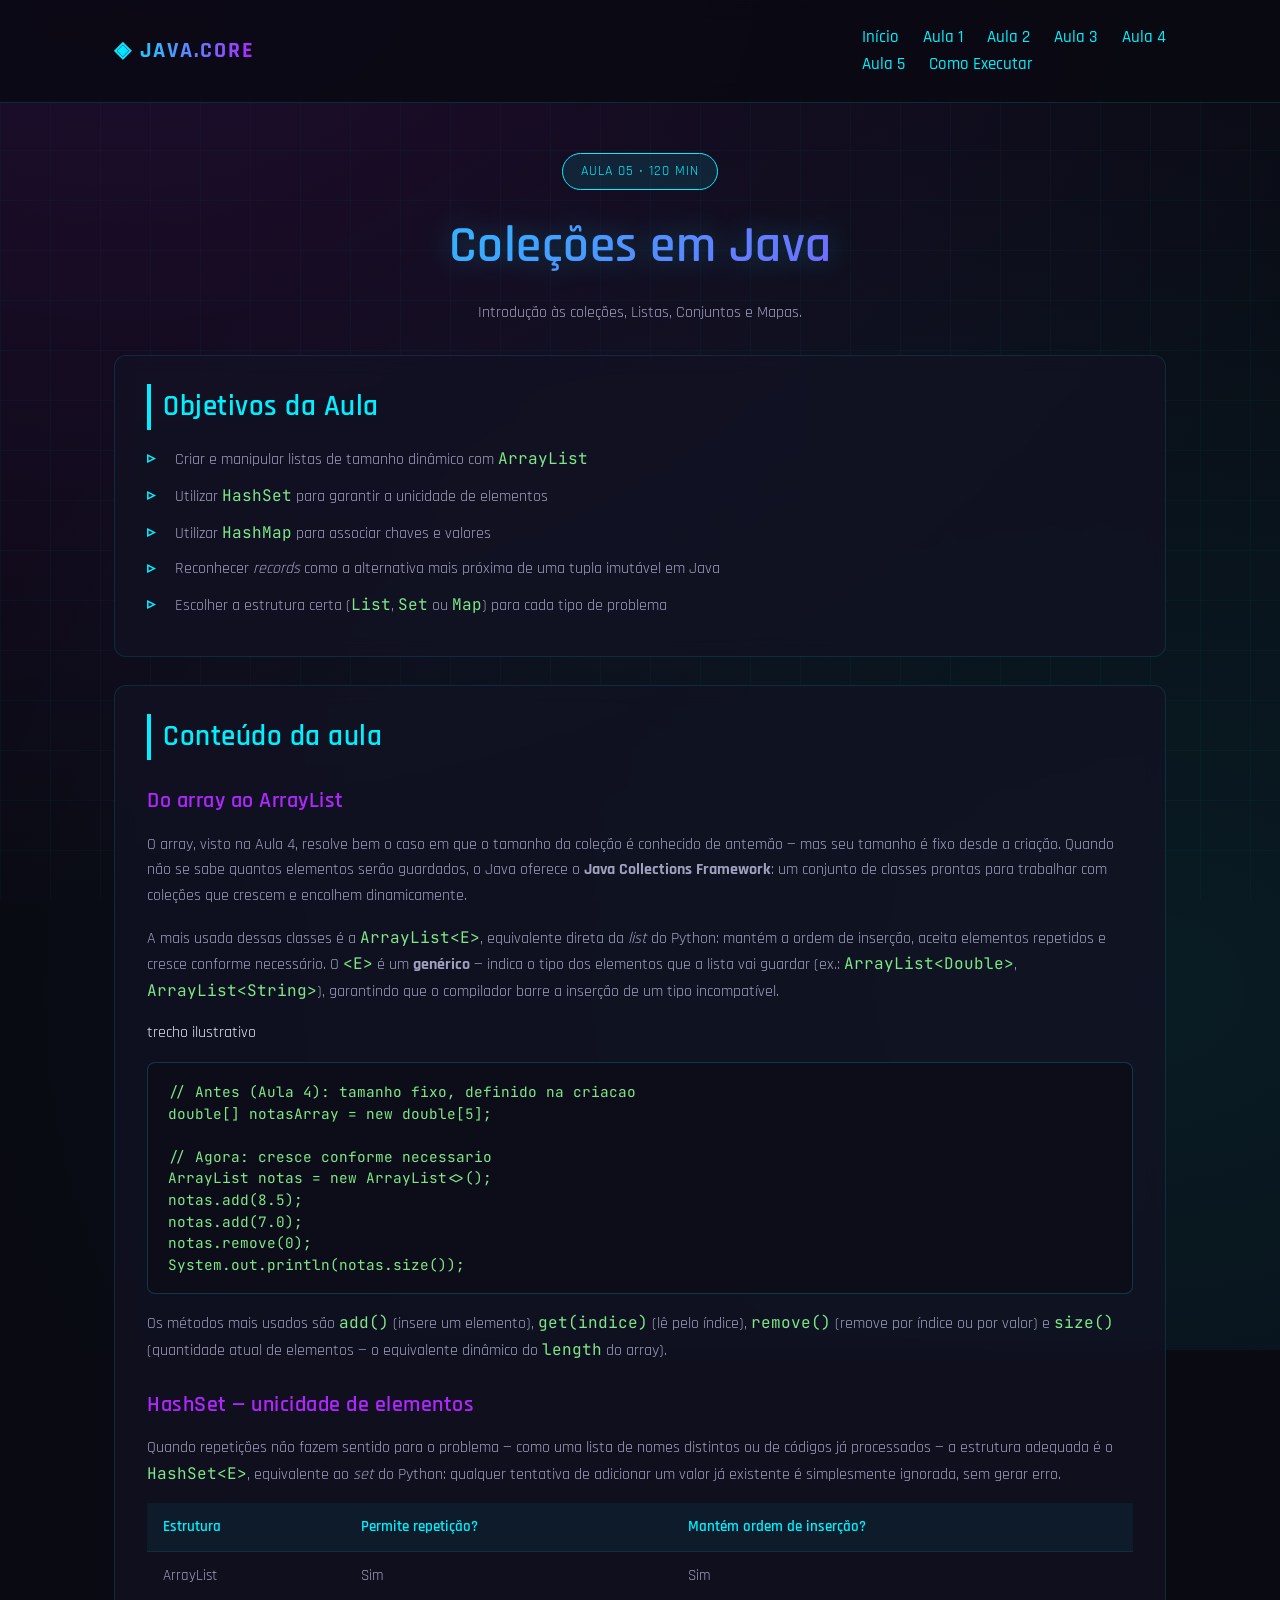
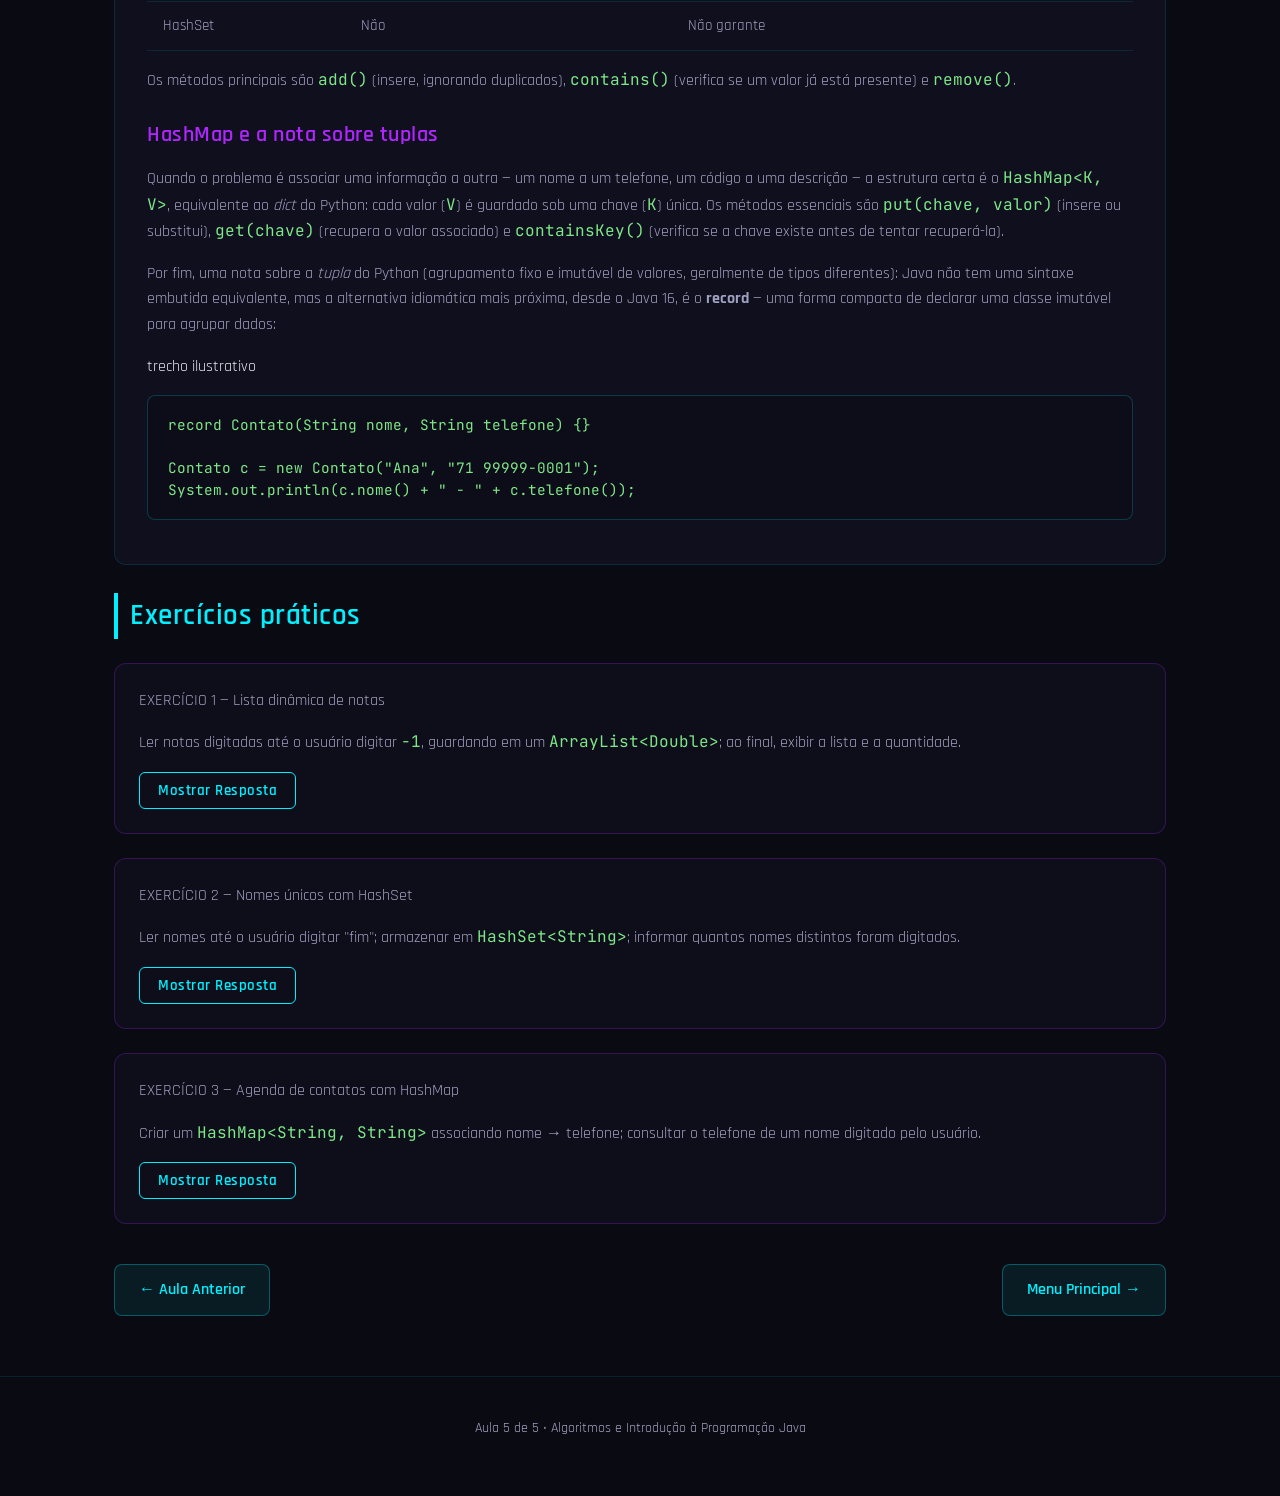
<file: aula5.html>
<!DOCTYPE html>
<html lang="pt-BR">
<head>
  <meta charset="UTF-8">
  <meta name="viewport" content="width=device-width, initial-scale=1.0">
  <title>Aula 5 – Coleções em Java</title>
  <link rel="preconnect" href="https://fonts.googleapis.com">
  <link rel="preconnect" href="https://fonts.gstatic.com" crossorigin>
  <link href="https://fonts.googleapis.com/css2?family=JetBrains+Mono:wght@400;500&family=Rajdhani:wght@400;500;600;700&display=swap" rel="stylesheet">
  <link rel="stylesheet" href="assets/style.css">
</head>
<body>
  <header>
    <div class="container header-content">
      <div class="logo"><span>◈ JAVA.CORE</span></div>
      <nav>
        <a href="index.html">Início</a>
        <a href="aula1.html">Aula 1</a>
        <a href="aula2.html">Aula 2</a>
        <a href="aula3.html">Aula 3</a>
        <a href="aula4.html">Aula 4</a><br>
        <a href="aula5.html">Aula 5</a>
        <a href="como-executar.html">Como Executar</a>
      </nav>
    </div>
  </header>

  <main class="container">
    <div class="lesson-header">
      <span class="badge">AULA 05 • 120 MIN</span>
      <h1>Coleções em Java</h1>
      <p style="color: var(--text-secondary); max-width: 700px; margin: 12px auto 0;">
        Introdução às coleções, Listas, Conjuntos e Mapas.
      </p>
    </div>

    <section class="section objectives">
      <h2>Objetivos da Aula</h2>
      <ul class="plain">
        <li>Criar e manipular listas de tamanho dinâmico com <code>ArrayList</code></li>
        <li>Utilizar <code>HashSet</code> para garantir a unicidade de elementos</li>
        <li>Utilizar <code>HashMap</code> para associar chaves e valores</li>
        <li>Reconhecer <em>records</em> como a alternativa mais próxima de uma tupla imutável em Java</li>
        <li>Escolher a estrutura certa (<code>List</code>, <code>Set</code> ou <code>Map</code>) para cada tipo de problema</li>
      </ul>
    </section>

    <section class="section">
      <h2>Conteúdo da aula</h2>

      <h3>Do array ao ArrayList</h3>
      <p>O array, visto na Aula 4, resolve bem o caso em que o tamanho da coleção é conhecido de antemão — mas seu tamanho é fixo desde a criação. Quando não se sabe quantos elementos serão guardados, o Java oferece o <strong>Java Collections Framework</strong>: um conjunto de classes prontas para trabalhar com coleções que crescem e encolhem dinamicamente.</p>
      <p>A mais usada dessas classes é a <code>ArrayList&lt;E&gt;</code>, equivalente direta da <em>list</em> do Python: mantém a ordem de inserção, aceita elementos repetidos e cresce conforme necessário. O <code>&lt;E&gt;</code> é um <strong>genérico</strong> — indica o tipo dos elementos que a lista vai guardar (ex.: <code>ArrayList&lt;Double&gt;</code>, <code>ArrayList&lt;String&gt;</code>), garantindo que o compilador barre a inserção de um tipo incompatível.</p>
      <div class="codeblock">
        <div class="codeblock-head"><span>trecho ilustrativo</span></div>
        <pre><code data-lang="java">// Antes (Aula 4): tamanho fixo, definido na criacao
double[] notasArray = new double[5];

// Agora: cresce conforme necessario
ArrayList<Double> notas = new ArrayList<>();
notas.add(8.5);
notas.add(7.0);
notas.remove(0);
System.out.println(notas.size());</code></pre>
      </div>
      <p>Os métodos mais usados são <code>add()</code> (insere um elemento), <code>get(indice)</code> (lê pelo índice), <code>remove()</code> (remove por índice ou por valor) e <code>size()</code> (quantidade atual de elementos — o equivalente dinâmico do <code>length</code> do array).</p>

      <h3>HashSet — unicidade de elementos</h3>
      <p>Quando repetições não fazem sentido para o problema — como uma lista de nomes distintos ou de códigos já processados — a estrutura adequada é o <code>HashSet&lt;E&gt;</code>, equivalente ao <em>set</em> do Python: qualquer tentativa de adicionar um valor já existente é simplesmente ignorada, sem gerar erro.</p>
      <table class="schedule">
        <thead><tr><th>Estrutura</th><th>Permite repetição?</th><th>Mantém ordem de inserção?</th></tr></thead>
        <tbody>
          <tr><td class="tag">ArrayList</td><td>Sim</td><td>Sim</td></tr>
          <tr><td class="tag">HashSet</td><td>Não</td><td>Não garante</td></tr>
        </tbody>
      </table>
      <p>Os métodos principais são <code>add()</code> (insere, ignorando duplicados), <code>contains()</code> (verifica se um valor já está presente) e <code>remove()</code>.</p>

      <h3>HashMap e a nota sobre tuplas</h3>
      <p>Quando o problema é associar uma informação a outra — um nome a um telefone, um código a uma descrição — a estrutura certa é o <code>HashMap&lt;K, V&gt;</code>, equivalente ao <em>dict</em> do Python: cada valor (<code>V</code>) é guardado sob uma chave (<code>K</code>) única. Os métodos essenciais são <code>put(chave, valor)</code> (insere ou substitui), <code>get(chave)</code> (recupera o valor associado) e <code>containsKey()</code> (verifica se a chave existe antes de tentar recuperá-la).</p>
      <p>Por fim, uma nota sobre a <em>tupla</em> do Python (agrupamento fixo e imutável de valores, geralmente de tipos diferentes): Java não tem uma sintaxe embutida equivalente, mas a alternativa idiomática mais próxima, desde o Java 16, é o <strong>record</strong> — uma forma compacta de declarar uma classe imutável para agrupar dados:</p>
      <div class="codeblock">
        <div class="codeblock-head"><span>trecho ilustrativo</span></div>
        <pre><code data-lang="java">record Contato(String nome, String telefone) {}

Contato c = new Contato("Ana", "71 99999-0001");
System.out.println(c.nome() + " - " + c.telefone());</code></pre>
      </div>
    </section>

    <section class="block" id="exercicios">
      <h2>Exercícios práticos</h2>

      <div class="exercise">
        <p class="exercise-label">EXERCÍCIO 1 — Lista dinâmica de notas</p>
        <p>Ler notas digitadas até o usuário digitar <code>-1</code>, guardando em um <code>ArrayList&lt;Double&gt;</code>; ao final, exibir a lista e a quantidade.</p>
        <button class="toggle-btn">Mostrar Resposta</button>
        <div class="answer" id="ans5-1">
          <div class="answer-inner">
            <div class="codeblock">
              <div class="codeblock-head"><span>ListaNotas.java</span></div>
              <pre><code data-lang="java">import java.util.ArrayList;
import java.util.Scanner;

public class ListaNotas {
    public static void main(String[] args) {
        Scanner scanner = new Scanner(System.in);
        ArrayList<Double> notas = new ArrayList<>();

        System.out.println("Digite notas (-1 para parar):");
        double nota = scanner.nextDouble();
        while (nota != -1) {
            notas.add(nota);
            nota = scanner.nextDouble();
        }

        System.out.println("Notas cadastradas: " + notas);
        System.out.println("Quantidade: " + notas.size());
    }
}</code></pre>
            </div>
          </div>
        </div>
      </div>

      <div class="exercise">
        <p class="exercise-label">EXERCÍCIO 2 — Nomes únicos com HashSet</p>
        <p>Ler nomes até o usuário digitar "fim"; armazenar em <code>HashSet&lt;String&gt;</code>; informar quantos nomes distintos foram digitados.</p>
        <button class="toggle-btn">Mostrar Resposta</button>
        <div class="answer" id="ans5-2">
          <div class="answer-inner">
            <div class="codeblock">
              <div class="codeblock-head"><span>NomesUnicos.java</span></div>
              <pre><code data-lang="java">import java.util.HashSet;
import java.util.Scanner;

public class NomesUnicos {
    public static void main(String[] args) {
        Scanner scanner = new Scanner(System.in);
        HashSet<String> nomes = new HashSet<>();

        System.out.println("Digite nomes (\"fim\" para parar):");
        String nome = scanner.nextLine();
        while (!nome.equalsIgnoreCase("fim")) {
            nomes.add(nome);
            nome = scanner.nextLine();
        }

        System.out.println("Nomes distintos digitados: " + nomes.size());
        System.out.println(nomes);
    }
}</code></pre>
            </div>
          </div>
        </div>
      </div>

      <div class="exercise">
        <p class="exercise-label">EXERCÍCIO 3 — Agenda de contatos com HashMap</p>
        <p>Criar um <code>HashMap&lt;String, String&gt;</code> associando nome → telefone; consultar o telefone de um nome digitado pelo usuário.</p>
        <button class="toggle-btn">Mostrar Resposta</button>
        <div class="answer" id="ans5-3">
          <div class="answer-inner">
            <div class="codeblock">
              <div class="codeblock-head"><span>AgendaContatos.java</span></div>
              <pre><code data-lang="java">import java.util.HashMap;
import java.util.Scanner;

public class AgendaContatos {
    public static void main(String[] args) {
        Scanner scanner = new Scanner(System.in);
        HashMap<String, String> agenda = new HashMap<>();

        agenda.put("Ana", "71 99999-0001");
        agenda.put("Bruno", "71 99999-0002");
        agenda.put("Carla", "71 99999-0003");

        System.out.print("Digite um nome para consultar: ");
        String nome = scanner.nextLine();

        if (agenda.containsKey(nome)) {
            System.out.println("Telefone: " + agenda.get(nome));
        } else {
            System.out.println("Contato nao encontrado.");
        }
    }
}</code></pre>
            </div>
          </div>
        </div>
      </div>
    </section>

    <div class="lesson-nav">
      <a href="aula4.html" class="nav-btn">← Aula Anterior</a>
      <a href="index.html" class="nav-btn">Menu Principal →</a>
    </div>
  </main>

  <footer>
    <div class="container">
      <p>Aula 5 de 5 • Algoritmos e Introdução à Programação Java</p>
    </div>
  </footer>

  <script src="assets/main.js"></script>
</body>
</html>
</file>
<file: assets/style.css>
/* ===== RESET & BASE ===== */
*, *::before, *::after {
  margin: 0;
  padding: 0;
  box-sizing: border-box;
}

:root {
  --bg-dark: #0a0a12;
  --bg-card: rgba(18, 18, 35, 0.75);
  --bg-card-hover: rgba(25, 25, 50, 0.9);
  --neon-cyan: #00f0ff;
  --neon-purple: #b026ff;
  --neon-pink: #ff2a6d;
  --neon-green: #39ff14;
  --text-primary: #e8e8f0;
  --text-secondary: #a0a0c0;
  --border-glow: rgba(0, 240, 255, 0.3);
  --font-main: 'Rajdhani', 'Segoe UI', sans-serif;
  --font-mono: 'JetBrains Mono', 'Fira Code', monospace;
  --radius: 12px;
  --transition: all 0.3s cubic-bezier(0.4, 0, 0.2, 1);
}

html {
  scroll-behavior: smooth;
}

body {
  font-family: var(--font-main);
  background: var(--bg-dark);
  color: var(--text-primary);
  min-height: 100vh;
  line-height: 1.6;
  overflow-x: hidden;
  position: relative;
}

/* Animated background grid */
body::before {
  content: '';
  position: fixed;
  top: 0;
  left: 0;
  width: 100%;
  height: 100%;
  background: 
    linear-gradient(rgba(0, 240, 255, 0.03) 1px, transparent 1px),
    linear-gradient(90deg, rgba(0, 240, 255, 0.03) 1px, transparent 1px);
  background-size: 50px 50px;
  pointer-events: none;
  z-index: -2;
}

body::after {
  content: '';
  position: fixed;
  top: -50%;
  left: -50%;
  width: 200%;
  height: 200%;
  background: radial-gradient(ellipse at 30% 20%, rgba(176, 38, 255, 0.12) 0%, transparent 50%),
              radial-gradient(ellipse at 70% 80%, rgba(0, 240, 255, 0.08) 0%, transparent 50%);
  pointer-events: none;
  z-index: -1;
  animation: pulseGlow 12s ease-in-out infinite alternate;
}

@keyframes pulseGlow {
  0% { opacity: 0.6; transform: scale(1); }
  100% { opacity: 1; transform: scale(1.05); }
}

/* ===== TYPOGRAPHY ===== */
h1, h2, h3, h4 {
  font-weight: 600;
  letter-spacing: 0.5px;
}

h1 {
  font-size: clamp(2rem, 5vw, 3.2rem);
  background: linear-gradient(135deg, var(--neon-cyan), var(--neon-purple));
  -webkit-background-clip: text;
  -webkit-text-fill-color: transparent;
  background-clip: text;
  text-shadow: 0 0 30px rgba(0, 240, 255, 0.3);
}

h2 {
  font-size: 1.8rem;
  color: var(--neon-cyan);
  margin-bottom: 1rem;
  border-left: 4px solid var(--neon-cyan);
  padding-left: 12px;
}

h3 {
  font-size: 1.35rem;
  color: var(--neon-purple);
  margin: 1.5rem 0 0.8rem;
}

p {
  color: var(--text-secondary);
  margin-bottom: 1rem;
}

a {
  color: var(--neon-cyan);
  text-decoration: none;
  transition: var(--transition);
}

a:hover {
  color: var(--neon-pink);
  text-shadow: 0 0 8px var(--neon-pink);
}

/* ===== LAYOUT ===== */
.container {
  max-width: 1100px;
  margin: 0 auto;
  padding: 0 24px;
}

header {
  padding: 24px 0;
  border-bottom: 1px solid rgba(0, 240, 255, 0.15);
  backdrop-filter: blur(10px);
  position: sticky;
  top: 0;
  z-index: 100;
  background: rgba(10, 10, 18, 0.85);
}

.header-content {
  display: flex;
  justify-content: space-between;
  align-items: center;
  flex-wrap: wrap;
  gap: 16px;
}

.logo {
  font-size: 1.4rem;
  font-weight: 700;
  letter-spacing: 2px;
  color: var(--neon-cyan);
  display: flex;
  align-items: center;
  gap: 10px;
}

.logo span {
  background: linear-gradient(90deg, var(--neon-cyan), var(--neon-purple));
  -webkit-background-clip: text;
  -webkit-text-fill-color: transparent;
}

nav a {
  margin-left: 20px;
  font-weight: 500;
  font-size: 1.05rem;
  position: relative;
}

nav a::after {
  content: '';
  position: absolute;
  bottom: -4px;
  left: 0;
  width: 0;
  height: 2px;
  background: var(--neon-cyan);
  transition: width 0.3s ease;
}

nav a:hover::after {
  width: 100%;
}

/* ===== HERO / MENU ===== */
.hero {
  text-align: center;
  padding: 80px 0 60px;
}

.hero p.subtitle {
  font-size: 1.25rem;
  max-width: 600px;
  margin: 16px auto 40px;
  color: var(--text-secondary);
}

.lessons-grid {
  display: grid;
  grid-template-columns: repeat(auto-fit, minmax(260px, 1fr));
  gap: 28px;
  margin: 40px 0 80px;
}

.lesson-card {
  background: var(--bg-card);
  border: 1px solid var(--border-glow);
  border-radius: var(--radius);
  padding: 32px 28px;
  transition: var(--transition);
  position: relative;
  overflow: hidden;
  backdrop-filter: blur(12px);
  cursor: pointer;
  text-decoration: none;
  display: block;
}

.lesson-card::before {
  content: '';
  position: absolute;
  top: 0;
  left: 0;
  width: 100%;
  height: 3px;
  background: linear-gradient(90deg, var(--neon-cyan), var(--neon-purple));
  transform: scaleX(0);
  transform-origin: left;
  transition: transform 0.4s ease;
}

.lesson-card:hover {
  transform: translateY(-8px);
  border-color: var(--neon-cyan);
  box-shadow: 0 12px 40px rgba(0, 240, 255, 0.15),
              0 0 20px rgba(176, 38, 255, 0.1);
  background: var(--bg-card-hover);
}

.lesson-card:hover::before {
  transform: scaleX(1);
}

.lesson-number {
  font-size: 3rem;
  font-weight: 700;
  background: linear-gradient(135deg, var(--neon-cyan), var(--neon-purple));
  -webkit-background-clip: text;
  -webkit-text-fill-color: transparent;
  line-height: 1;
  margin-bottom: 12px;
}

.lesson-card h3 {
  color: var(--text-primary);
  margin: 0 0 10px;
  font-size: 1.3rem;
}

.lesson-card p {
  font-size: 0.95rem;
  margin: 0;
}

.lesson-duration {
  display: inline-block;
  margin-top: 16px;
  font-size: 0.85rem;
  color: var(--neon-green);
  border: 1px solid rgba(57, 255, 20, 0.3);
  padding: 4px 12px;
  border-radius: 20px;
}

/* ===== LESSON PAGE ===== */
.lesson-header {
  padding: 50px 0 30px;
  text-align: center;
}

.lesson-header .badge {
  display: inline-block;
  background: rgba(0, 240, 255, 0.1);
  border: 1px solid var(--neon-cyan);
  color: var(--neon-cyan);
  padding: 6px 18px;
  border-radius: 20px;
  font-size: 0.9rem;
  margin-bottom: 16px;
  letter-spacing: 1px;
}

.section {
  background: var(--bg-card);
  border: 1px solid rgba(0, 240, 255, 0.12);
  border-radius: var(--radius);
  padding: 28px 32px;
  margin-bottom: 28px;
  backdrop-filter: blur(10px);
  transition: var(--transition);
}

.section:hover {
  border-color: rgba(0, 240, 255, 0.25);
}

.objectives ul, .timeline ul {
  list-style: none;
  padding-left: 0;
}

.objectives li, .timeline li {
  position: relative;
  padding-left: 28px;
  margin-bottom: 10px;
  color: var(--text-secondary);
}

.objectives li::before {
  content: '▹';
  position: absolute;
  left: 0;
  color: var(--neon-cyan);
  font-weight: bold;
}

.timeline li::before {
  content: '⏱';
  position: absolute;
  left: 0;
  font-size: 0.9rem;
}

/* Code blocks */
pre {
  background: #0d0d1a;
  border: 1px solid rgba(0, 240, 255, 0.2);
  border-radius: 8px;
  padding: 18px 20px;
  overflow-x: auto;
  margin: 16px 0;
  font-family: var(--font-mono);
  font-size: 0.9rem;
  line-height: 1.5;
  position: relative;
}

code {
  font-family: var(--font-mono);
  color: #7ee787;
}

.inline-code {
  background: rgba(0, 240, 255, 0.1);
  color: var(--neon-cyan);
  padding: 2px 7px;
  border-radius: 4px;
  font-family: var(--font-mono);
  font-size: 0.9em;
}

/* Exercise cards */
.exercise {
  background: rgba(15, 15, 30, 0.8);
  border: 1px solid rgba(176, 38, 255, 0.25);
  border-radius: var(--radius);
  padding: 24px;
  margin: 24px 0;
  position: relative;
}

.exercise-header {
  display: flex;
  justify-content: space-between;
  align-items: center;
  flex-wrap: wrap;
  gap: 12px;
  margin-bottom: 12px;
}

.exercise-title {
  font-size: 1.15rem;
  color: var(--neon-purple);
  font-weight: 600;
}

.toggle-btn {
  background: transparent;
  border: 1px solid var(--neon-cyan);
  color: var(--neon-cyan);
  padding: 8px 18px;
  border-radius: 6px;
  font-family: var(--font-main);
  font-size: 0.95rem;
  font-weight: 600;
  cursor: pointer;
  transition: var(--transition);
  letter-spacing: 0.5px;
}

.toggle-btn:hover {
  background: rgba(0, 240, 255, 0.15);
  box-shadow: 0 0 15px rgba(0, 240, 255, 0.3);
  transform: translateY(-2px);
}

.toggle-btn.active {
  background: rgba(0, 240, 255, 0.2);
  border-color: var(--neon-green);
  color: var(--neon-green);
}

.answer {
  display: none;
  margin-top: 18px;
  padding-top: 18px;
  border-top: 1px dashed rgba(0, 240, 255, 0.2);
  animation: fadeIn 0.4s ease;
}

.answer.visible {
  display: block;
}

@keyframes fadeIn {
  from { opacity: 0; transform: translateY(-8px); }
  to { opacity: 1; transform: translateY(0); }
}

.answer-label {
  font-size: 0.85rem;
  color: var(--neon-green);
  text-transform: uppercase;
  letter-spacing: 1px;
  margin-bottom: 10px;
  display: block;
}

/* Tables */
table {
  width: 100%;
  border-collapse: collapse;
  margin: 16px 0;
  font-size: 0.95rem;
}

th, td {
  padding: 12px 16px;
  text-align: left;
  border-bottom: 1px solid rgba(0, 240, 255, 0.1);
}

th {
  color: var(--neon-cyan);
  font-weight: 600;
  background: rgba(0, 240, 255, 0.05);
}

td {
  color: var(--text-secondary);
}

tr:hover td {
  background: rgba(0, 240, 255, 0.03);
}

/* Footer */
footer {
  text-align: center;
  padding: 40px 0;
  margin-top: 60px;
  border-top: 1px solid rgba(0, 240, 255, 0.1);
  color: var(--text-secondary);
  font-size: 0.9rem;
}

footer a {
  color: var(--neon-purple);
}

/* Navigation between lessons */
.lesson-nav {
  display: flex;
  justify-content: space-between;
  gap: 16px;
  margin: 40px 0;
  flex-wrap: wrap;
}

.nav-btn {
  display: inline-flex;
  align-items: center;
  gap: 8px;
  padding: 12px 24px;
  background: rgba(0, 240, 255, 0.08);
  border: 1px solid rgba(0, 240, 255, 0.3);
  border-radius: 8px;
  color: var(--neon-cyan);
  font-weight: 600;
  transition: var(--transition);
}

.nav-btn:hover {
  background: rgba(0, 240, 255, 0.15);
  box-shadow: 0 0 20px rgba(0, 240, 255, 0.2);
  transform: translateY(-2px);
}

/* Responsive */
@media (max-width: 700px) {
  .header-content {
    flex-direction: column;
    text-align: center;
  }
  nav a {
    margin: 0 10px;
  }
  .section {
    padding: 20px;
  }
  .lesson-nav {
    flex-direction: column;
  }
  .nav-btn {
    justify-content: center;
  }
}

/* Scrollbar */
::-webkit-scrollbar {
  width: 8px;
}
::-webkit-scrollbar-track {
  background: #0a0a12;
}
::-webkit-scrollbar-thumb {
  background: rgba(0, 240, 255, 0.3);
  border-radius: 4px;
}
::-webkit-scrollbar-thumb:hover {
  background: rgba(0, 240, 255, 0.5);
}
</file>
